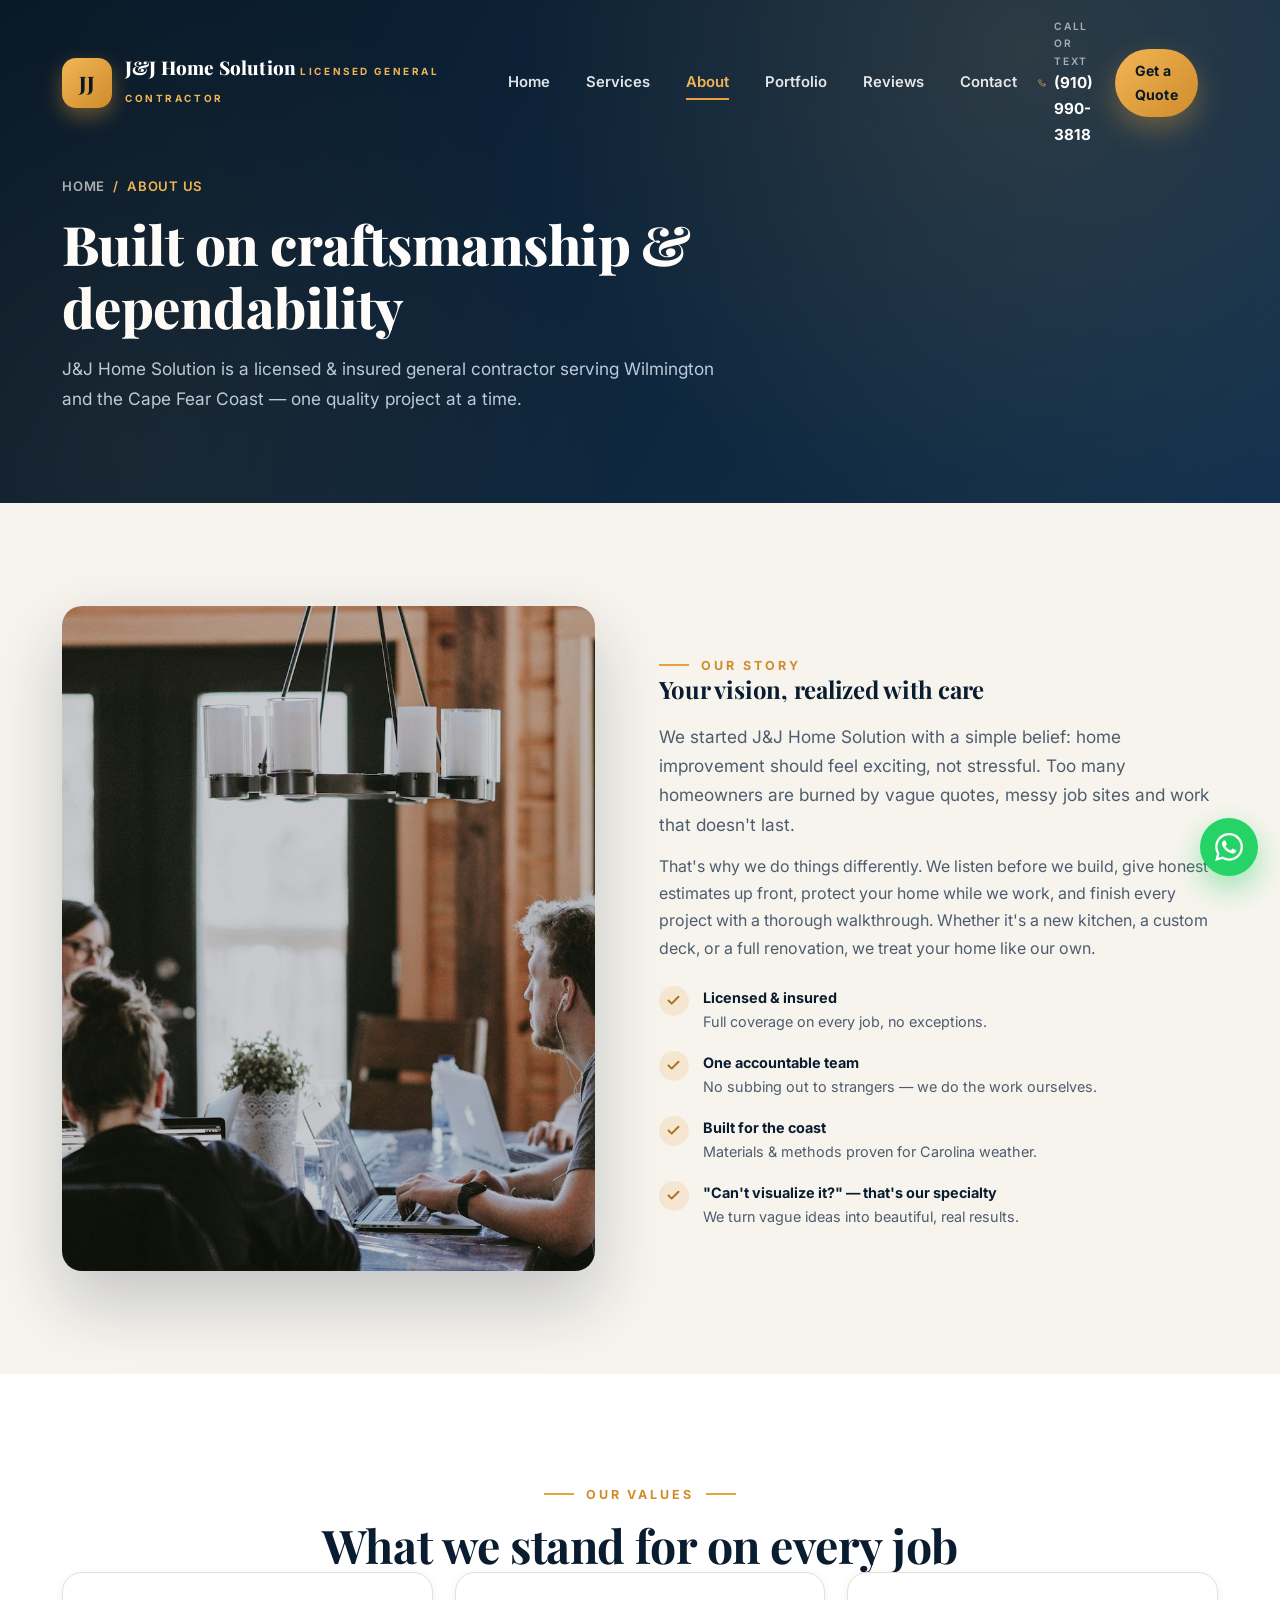
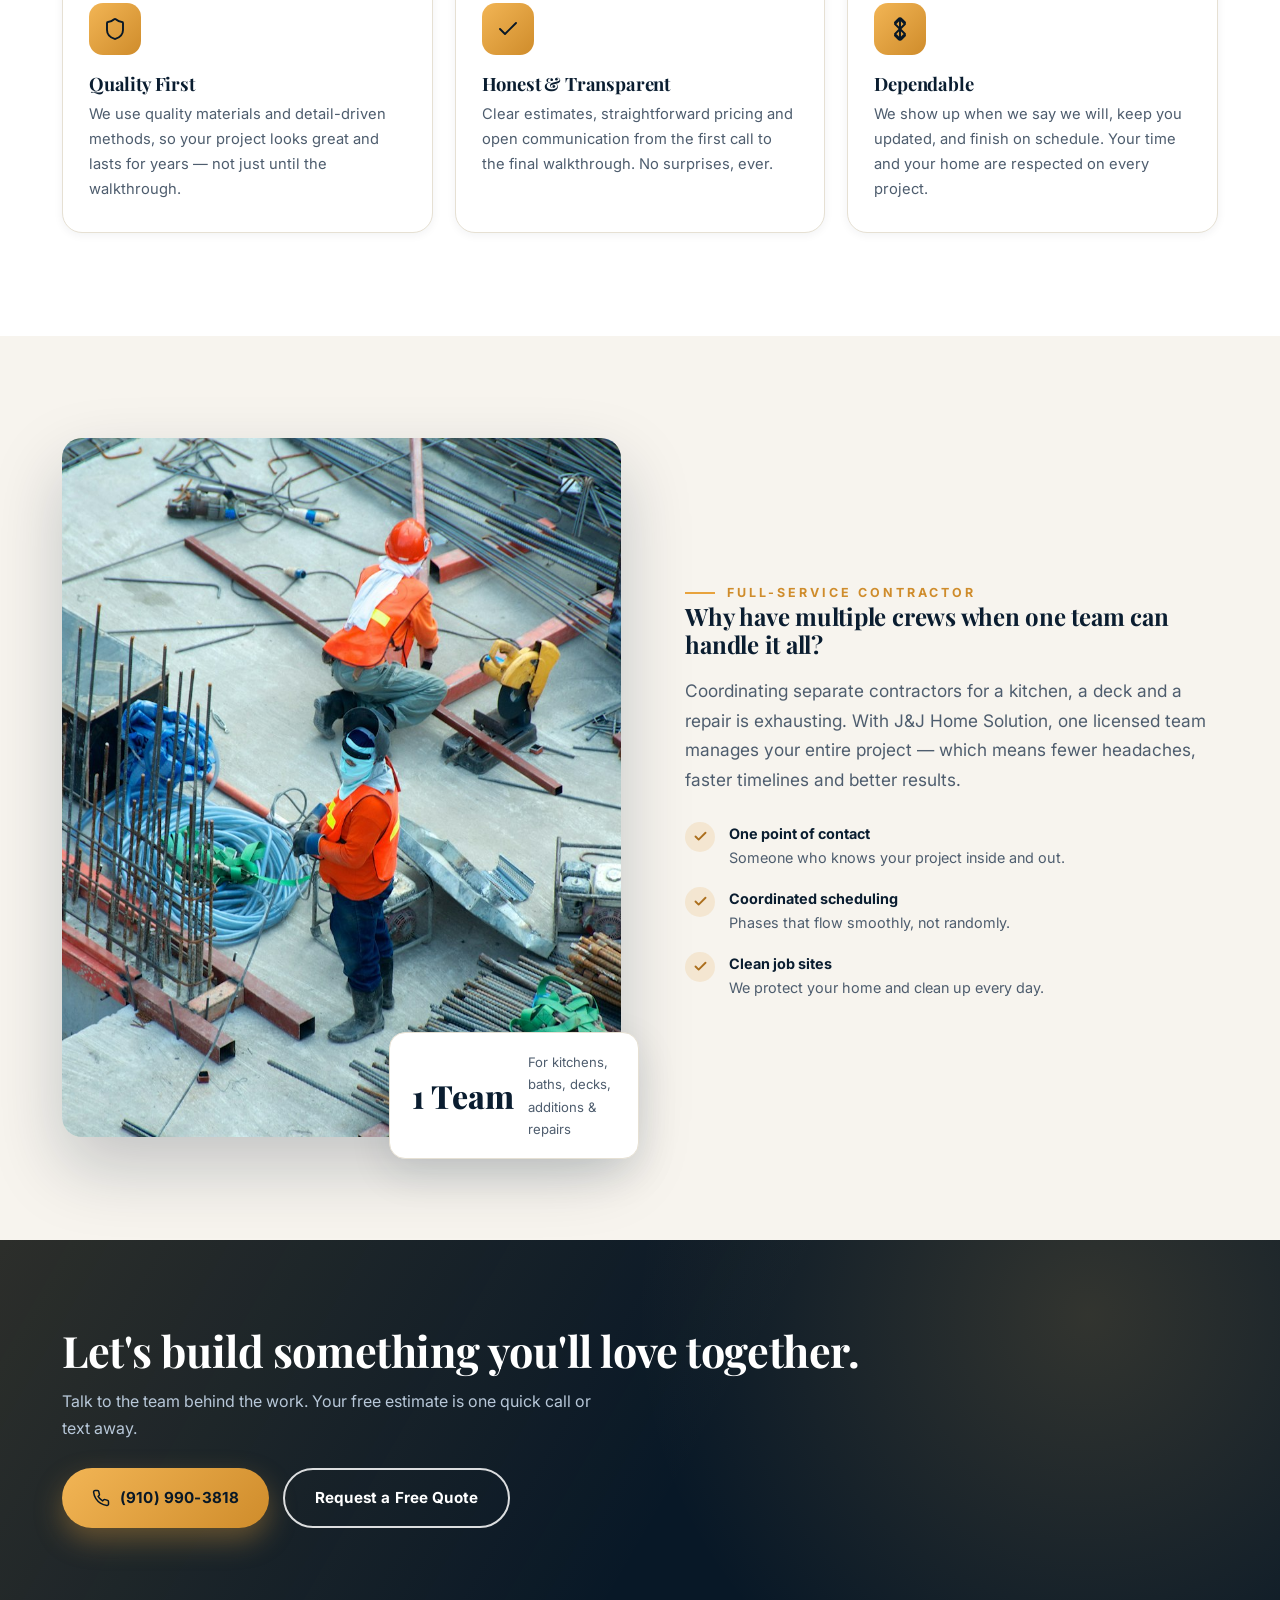
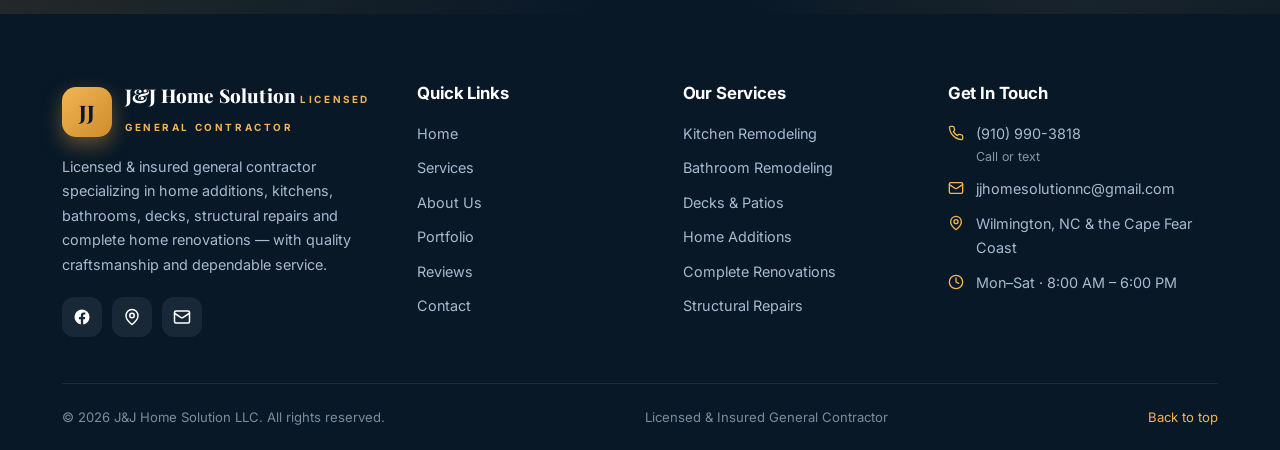
<file: about.html>
<!DOCTYPE html>
<html lang="en">
<head>
<meta charset="UTF-8">
<meta name="viewport" content="width=device-width, initial-scale=1.0">
<title>About Us | Licensed Wilmington NC Contractor — J&J Home Solution LLC</title>
<meta name="description" content="Meet J&J Home Solution LLC of Wilmington, NC — a licensed &amp; insured general contractor built on quality craftsmanship, honest pricing and dependable service.">
<link rel="icon" href="data:image/svg+xml;utf8,<svg xmlns='http://www.w3.org/2000/svg' viewBox='0 0 64 64'><rect width='64' height='64' rx='14' fill='%23E8A33D'/><text x='32' y='43' font-family='Georgia,serif' font-size='28' font-weight='bold' text-anchor='middle' fill='%230A1D30'>JJ</text></svg>">
<link rel="preconnect" href="https://fonts.googleapis.com">
<link rel="preconnect" href="https://fonts.gstatic.com" crossorigin>
<link href="https://fonts.googleapis.com/css2?family=Playfair+Display:ital,wght@0,500;0,600;0,700;0,800;1,600&family=Inter:wght@400;500;600;700;800&display=swap" rel="stylesheet">
<link rel="stylesheet" href="css/style.css">
</head>
<body>

<header class="site-header">
  <div class="container header-inner">
    <a class="brand" href="index.html" aria-label="J&J Home Solution LLC — Home">
      <span class="brand-mark">JJ</span>
      <span>
        <span class="brand-name">J&amp;J Home Solution</span>
        <span class="brand-sub">Licensed General Contractor</span>
      </span>
    </a>
    <nav class="nav" aria-label="Primary navigation">
      <a class="nav-link" href="index.html">Home</a>
      <a class="nav-link" href="services.html">Services</a>
      <a class="nav-link active" href="about.html">About</a>
      <a class="nav-link" href="index.html#gallery">Portfolio</a>
      <a class="nav-link" href="index.html#reviews">Reviews</a>
      <a class="nav-link" href="contact.html">Contact</a>
      <div class="header-cta">
        <a class="header-phone" href="tel:+19109903818">
          <svg width="18" height="18" viewBox="0 0 24 24" fill="none" stroke="currentColor" stroke-width="2" stroke-linecap="round" stroke-linejoin="round" aria-hidden="true"><path d="M22 16.92v3a2 2 0 0 1-2.18 2 19.79 19.79 0 0 1-8.63-3.07 19.5 19.5 0 0 1-6-6 19.79 19.79 0 0 1-3.07-8.67A2 2 0 0 1 4.11 2h3a2 2 0 0 1 2 1.72 12.84 12.84 0 0 0 .7 2.81 2 2 0 0 1-.45 2.11L8.09 9.91a16 16 0 0 0 6 6l1.27-1.27a2 2 0 0 1 2.11-.45 12.84 12.84 0 0 0 2.81.7A2 2 0 0 1 22 16.92z"/></svg>
          <span><span class="label">Call or Text</span>(910) 990-3818</span>
        </a>
        <a class="btn btn-amber btn-sm" href="contact.html">Get a Quote</a>
      </div>
    </nav>
    <button class="nav-toggle" aria-label="Toggle menu" aria-expanded="false"><span></span></button>
    <div class="nav-scrim"></div>
  </div>
</header>

<main>
  <section class="page-hero">
    <div class="container">
      <nav class="crumbs" aria-label="Breadcrumb">
        <a href="index.html">Home</a>
        <span aria-hidden="true">/</span>
        <span>About Us</span>
      </nav>
      <h1>Built on craftsmanship &amp; dependability</h1>
      <p class="lead" style="color:#BDCBDA;margin-top:16px;max-width:680px;">J&amp;J Home Solution is a licensed &amp; insured general contractor serving Wilmington and the Cape Fear Coast — one quality project at a time.</p>
    </div>
  </section>

  <section class="section section--cream">
    <div class="container">
      <div class="about-grid">
        <div class="about-photo reveal">
          <img src="assets/images/team-1.jpg" alt="J&J Home Solution crew on the job in North Carolina" loading="lazy">
        </div>
        <div class="reveal" data-delay="1">
          <span class="eyebrow">Our Story</span>
          <h2>Your vision, realized with care</h2>
          <p class="lead" style="margin-top:18px;">We started J&amp;J Home Solution with a simple belief: home improvement should feel exciting, not stressful. Too many homeowners are burned by vague quotes, messy job sites and work that doesn't last.</p>
          <p style="color:var(--slate);margin-top:14px;">That's why we do things differently. We listen before we build, give honest estimates up front, protect your home while we work, and finish every project with a thorough walkthrough. Whether it's a new kitchen, a custom deck, or a full renovation, we treat your home like our own.</p>
          <ul class="split-list" style="margin-top:24px;">
            <li>
              <span class="check">
                <svg width="15" height="15" viewBox="0 0 24 24" fill="none" stroke="currentColor" stroke-width="3" stroke-linecap="round" stroke-linejoin="round" aria-hidden="true"><path d="M20 6 9 17l-5-5"/></svg>
              </span>
              <span><strong>Licensed &amp; insured</strong><span>Full coverage on every job, no exceptions.</span></span>
            </li>
            <li>
              <span class="check">
                <svg width="15" height="15" viewBox="0 0 24 24" fill="none" stroke="currentColor" stroke-width="3" stroke-linecap="round" stroke-linejoin="round" aria-hidden="true"><path d="M20 6 9 17l-5-5"/></svg>
              </span>
              <span><strong>One accountable team</strong><span>No subbing out to strangers — we do the work ourselves.</span></span>
            </li>
            <li>
              <span class="check">
                <svg width="15" height="15" viewBox="0 0 24 24" fill="none" stroke="currentColor" stroke-width="3" stroke-linecap="round" stroke-linejoin="round" aria-hidden="true"><path d="M20 6 9 17l-5-5"/></svg>
              </span>
              <span><strong>Built for the coast</strong><span>Materials &amp; methods proven for Carolina weather.</span></span>
            </li>
            <li>
              <span class="check">
                <svg width="15" height="15" viewBox="0 0 24 24" fill="none" stroke="currentColor" stroke-width="3" stroke-linecap="round" stroke-linejoin="round" aria-hidden="true"><path d="M20 6 9 17l-5-5"/></svg>
              </span>
              <span><strong>"Can't visualize it?" — that's our specialty</strong><span>We turn vague ideas into beautiful, real results.</span></span>
            </li>
          </ul>
        </div>
      </div>
    </div>
  </section>

  <section class="section section--white">
    <div class="container">
      <div class="section-head center reveal">
        <span class="eyebrow">Our Values</span>
        <h2>What we stand for on every job</h2>
      </div>
      <div class="values-grid">
        <div class="value-card reveal">
          <span class="icon">
            <svg width="24" height="24" viewBox="0 0 24 24" fill="none" stroke="currentColor" stroke-width="1.9" stroke-linecap="round" stroke-linejoin="round" aria-hidden="true"><path d="M20 13c0 5-3.5 7.5-7.66 8.95a1 1 0 0 1-.67-.01C7.5 20.5 4 18 4 13V6a1 1 0 0 1 1-1c2 0 4.5-1.2 6.24-2.72a1.17 1.17 0 0 1 1.52 0C14.51 3.81 17 5 19 5a1 1 0 0 1 1 1Z"/></svg>
          </span>
          <h3>Quality First</h3>
          <p>We use quality materials and detail-driven methods, so your project looks great and lasts for years — not just until the walkthrough.</p>
        </div>
        <div class="value-card reveal" data-delay="1">
          <span class="icon">
            <svg width="24" height="24" viewBox="0 0 24 24" fill="none" stroke="currentColor" stroke-width="1.9" stroke-linecap="round" stroke-linejoin="round" aria-hidden="true"><path d="M20 6 9 17l-5-5"/></svg>
          </span>
          <h3>Honest &amp; Transparent</h3>
          <p>Clear estimates, straightforward pricing and open communication from the first call to the final walkthrough. No surprises, ever.</p>
        </div>
        <div class="value-card reveal" data-delay="2">
          <span class="icon">
            <svg width="24" height="24" viewBox="0 0 24 24" fill="none" stroke="currentColor" stroke-width="1.9" stroke-linecap="round" stroke-linejoin="round" aria-hidden="true"><path d="M12 2v20"/><path d="m17 5.5-3.5-3.5a2 2 0 0 0-3 0L7 5.5"/><path d="M7 18.5 10.5 22a2 2 0 0 0 3 0L17 18.5"/><path d="m12 2 5 5-5 5-5-5z"/><path d="m12 12 5 5-5 5-5-5z"/></svg>
          </span>
          <h3>Dependable</h3>
          <p>We show up when we say we will, keep you updated, and finish on schedule. Your time and your home are respected on every project.</p>
        </div>
      </div>
    </div>
  </section>

  <section class="section section--cream">
    <div class="container">
      <div class="split">
        <div class="split-media reveal">
          <img class="main-img" src="assets/images/const-1.jpg" alt="Construction crew building a deck and patio structure" loading="lazy">
          <div class="float-card">
            <span class="big">1&nbsp;Team</span>
            <span>For kitchens, baths, decks, additions &amp; repairs</span>
          </div>
        </div>
        <div class="reveal" data-delay="1">
          <span class="eyebrow">Full-Service Contractor</span>
          <h2>Why have multiple crews when one team can handle it all?</h2>
          <p class="lead" style="margin-top:18px;">Coordinating separate contractors for a kitchen, a deck and a repair is exhausting. With J&amp;J Home Solution, one licensed team manages your entire project — which means fewer headaches, faster timelines and better results.</p>
          <ul class="split-list">
            <li>
              <span class="check">
                <svg width="15" height="15" viewBox="0 0 24 24" fill="none" stroke="currentColor" stroke-width="3" stroke-linecap="round" stroke-linejoin="round" aria-hidden="true"><path d="M20 6 9 17l-5-5"/></svg>
              </span>
              <span><strong>One point of contact</strong><span>Someone who knows your project inside and out.</span></span>
            </li>
            <li>
              <span class="check">
                <svg width="15" height="15" viewBox="0 0 24 24" fill="none" stroke="currentColor" stroke-width="3" stroke-linecap="round" stroke-linejoin="round" aria-hidden="true"><path d="M20 6 9 17l-5-5"/></svg>
              </span>
              <span><strong>Coordinated scheduling</strong><span>Phases that flow smoothly, not randomly.</span></span>
            </li>
            <li>
              <span class="check">
                <svg width="15" height="15" viewBox="0 0 24 24" fill="none" stroke="currentColor" stroke-width="3" stroke-linecap="round" stroke-linejoin="round" aria-hidden="true"><path d="M20 6 9 17l-5-5"/></svg>
              </span>
              <span><strong>Clean job sites</strong><span>We protect your home and clean up every day.</span></span>
            </li>
          </ul>
        </div>
      </div>
    </div>
  </section>

  <section class="cta-band">
    <div class="container">
      <div class="reveal">
        <h2>Let's build something you'll love together.</h2>
        <p>Talk to the team behind the work. Your free estimate is one quick call or text away.</p>
      </div>
      <div class="actions reveal" data-delay="1">
        <a class="btn btn-amber" href="tel:+19109903818">
          <svg width="18" height="18" viewBox="0 0 24 24" fill="none" stroke="currentColor" stroke-width="2" stroke-linecap="round" stroke-linejoin="round" aria-hidden="true"><path d="M22 16.92v3a2 2 0 0 1-2.18 2 19.79 19.79 0 0 1-8.63-3.07 19.5 19.5 0 0 1-6-6 19.79 19.79 0 0 1-3.07-8.67A2 2 0 0 1 4.11 2h3a2 2 0 0 1 2 1.72 12.84 12.84 0 0 0 .7 2.81 2 2 0 0 1-.45 2.11L8.09 9.91a16 16 0 0 0 6 6l1.27-1.27a2 2 0 0 1 2.11-.45 12.84 12.84 0 0 0 2.81.7A2 2 0 0 1 22 16.92z"/></svg>
          (910) 990-3818
        </a>
        <a class="btn btn-outline" href="contact.html">Request a Free Quote</a>
      </div>
    </div>
  </section>
</main>

<footer class="footer">
  <div class="container">
    <div class="footer-grid">
      <div>
        <a class="brand" href="index.html" aria-label="J&J Home Solution LLC">
          <span class="brand-mark">JJ</span>
          <span>
            <span class="brand-name">J&amp;J Home Solution</span>
            <span class="brand-sub">Licensed General Contractor</span>
          </span>
        </a>
        <p class="f-about">Licensed &amp; insured general contractor specializing in home additions, kitchens, bathrooms, decks, structural repairs and complete home renovations — with quality craftsmanship and dependable service.</p>
        <div class="socials">
          <a href="https://www.facebook.com/profile.php?id=61591548710017" target="_blank" rel="noopener" aria-label="Visit our Facebook page">
            <svg width="18" height="18" viewBox="0 0 24 24" fill="currentColor" aria-hidden="true"><path d="M22 12a10 10 0 1 0-11.56 9.88v-6.99H7.9V12h2.54V9.8c0-2.5 1.49-3.89 3.77-3.89 1.09 0 2.23.2 2.23.2v2.46h-1.26c-1.24 0-1.63.77-1.63 1.56V12h2.78l-.44 2.89h-2.34v6.99A10 10 0 0 0 22 12z"/></svg>
          </a>
          <a href="https://www.google.com/maps?cid=13422525650958306769" target="_blank" rel="noopener" aria-label="Find us on Google Maps">
            <svg width="18" height="18" viewBox="0 0 24 24" fill="none" stroke="currentColor" stroke-width="2" stroke-linecap="round" stroke-linejoin="round" aria-hidden="true"><path d="M20 10c0 6-8 12-8 12s-8-6-8-12a8 8 0 0 1 16 0Z"/><circle cx="12" cy="10" r="3"/></svg>
          </a>
          <a href="mailto:jjhomesolutionnc@gmail.com" aria-label="Email J&J Home Solution">
            <svg width="18" height="18" viewBox="0 0 24 24" fill="none" stroke="currentColor" stroke-width="2" stroke-linecap="round" stroke-linejoin="round" aria-hidden="true"><rect width="20" height="16" x="2" y="4" rx="2"/><path d="m22 7-8.97 5.7a1.94 1.94 0 0 1-2.06 0L2 7"/></svg>
          </a>
        </div>
      </div>
      <div>
        <h4>Quick Links</h4>
        <ul>
          <li><a href="index.html">Home</a></li>
          <li><a href="services.html">Services</a></li>
          <li><a href="about.html">About Us</a></li>
          <li><a href="index.html#gallery">Portfolio</a></li>
          <li><a href="index.html#reviews">Reviews</a></li>
          <li><a href="contact.html">Contact</a></li>
        </ul>
      </div>
      <div>
        <h4>Our Services</h4>
        <ul>
          <li><a href="services.html#kitchens">Kitchen Remodeling</a></li>
          <li><a href="services.html#bathrooms">Bathroom Remodeling</a></li>
          <li><a href="services.html#decks">Decks &amp; Patios</a></li>
          <li><a href="services.html#additions">Home Additions</a></li>
          <li><a href="services.html#renovations">Complete Renovations</a></li>
          <li><a href="services.html#structural">Structural Repairs</a></li>
        </ul>
      </div>
      <div>
        <h4>Get In Touch</h4>
        <ul class="f-contact">
          <li>
            <svg width="16" height="16" viewBox="0 0 24 24" fill="none" stroke="currentColor" stroke-width="2" stroke-linecap="round" stroke-linejoin="round" aria-hidden="true"><path d="M22 16.92v3a2 2 0 0 1-2.18 2 19.79 19.79 0 0 1-8.63-3.07 19.5 19.5 0 0 1-6-6 19.79 19.79 0 0 1-3.07-8.67A2 2 0 0 1 4.11 2h3a2 2 0 0 1 2 1.72 12.84 12.84 0 0 0 .7 2.81 2 2 0 0 1-.45 2.11L8.09 9.91a16 16 0 0 0 6 6l1.27-1.27a2 2 0 0 1 2.11-.45 12.84 12.84 0 0 0 2.81.7A2 2 0 0 1 22 16.92z"/></svg>
            <span><a href="tel:+19109903818">(910) 990-3818</a><span class="sub" style="display:block;font-size:.78rem;color:var(--muted);">Call or text</span></span>
          </li>
          <li>
            <svg width="16" height="16" viewBox="0 0 24 24" fill="none" stroke="currentColor" stroke-width="2" stroke-linecap="round" stroke-linejoin="round" aria-hidden="true"><rect width="20" height="16" x="2" y="4" rx="2"/><path d="m22 7-8.97 5.7a1.94 1.94 0 0 1-2.06 0L2 7"/></svg>
            <a href="mailto:jjhomesolutionnc@gmail.com">jjhomesolutionnc@gmail.com</a>
          </li>
          <li>
            <svg width="16" height="16" viewBox="0 0 24 24" fill="none" stroke="currentColor" stroke-width="2" stroke-linecap="round" stroke-linejoin="round" aria-hidden="true"><path d="M20 10c0 6-8 12-8 12s-8-6-8-12a8 8 0 0 1 16 0Z"/><circle cx="12" cy="10" r="3"/></svg>
            Wilmington, NC &amp; the Cape Fear Coast
          </li>
          <li>
            <svg width="16" height="16" viewBox="0 0 24 24" fill="none" stroke="currentColor" stroke-width="2" stroke-linecap="round" stroke-linejoin="round" aria-hidden="true"><circle cx="12" cy="12" r="10"/><polyline points="12 6 12 12 16 14"/></svg>
            Mon–Sat · 8:00 AM – 6:00 PM
          </li>
        </ul>
      </div>
    </div>
    <div class="footer-bottom">
      <span>&copy; <span data-year>2026</span> J&amp;J Home Solution LLC. All rights reserved.</span>
      <span>Licensed &amp; Insured General Contractor</span>
      <a href="#">Back to top</a>
    </div>
  </div>
</footer>

<a class="fab-wa" href="https://wa.me/19109903818" target="_blank" rel="noopener" aria-label="Chat with J&J Home Solution on WhatsApp">
  <svg width="28" height="28" viewBox="0 0 24 24" fill="currentColor" aria-hidden="true"><path d="M17.472 14.382c-.297-.149-1.758-.867-2.03-.967-.273-.099-.471-.148-.67.15-.197.297-.767.966-.94 1.164-.173.199-.347.223-.644.075-.297-.15-1.255-.463-2.39-1.475-.883-.788-1.48-1.761-1.653-2.059-.173-.297-.018-.458.13-.606.134-.133.298-.347.446-.52.149-.174.198-.298.298-.497.099-.198.05-.371-.025-.52-.075-.149-.669-1.612-.916-2.207-.242-.579-.487-.5-.669-.51-.173-.008-.371-.01-.57-.01-.198 0-.52.074-.792.372-.272.297-1.04 1.016-1.04 2.479 0 1.462 1.065 2.875 1.213 3.074.149.198 2.096 3.2 5.077 4.487.709.306 1.262.489 1.694.625.712.227 1.36.195 1.871.118.571-.085 1.758-.719 2.006-1.413.248-.694.248-1.289.173-1.413-.074-.124-.272-.198-.57-.347m-5.421 7.403h-.004a9.87 9.87 0 0 1-5.031-1.378l-.361-.214-3.741.982.998-3.648-.235-.374a9.86 9.86 0 0 1-1.51-5.26c.001-5.45 4.436-9.884 9.888-9.884 2.64 0 5.122 1.03 6.988 2.898a9.825 9.825 0 0 1 2.893 6.994c-.003 5.45-4.437 9.884-9.885 9.884m8.413-18.297A11.815 11.815 0 0 0 12.05 0C5.495 0 .16 5.335.157 11.892c0 2.096.547 4.142 1.588 5.945L.057 24l6.305-1.654a11.882 11.882 0 0 0 5.683 1.448h.005c6.554 0 11.89-5.335 11.893-11.893a11.821 11.821 0 0 0-3.48-8.413z"/></svg>
</a>
<button class="back-top" aria-label="Back to top">
  <svg width="18" height="18" viewBox="0 0 24 24" fill="none" stroke="currentColor" stroke-width="2.6" stroke-linecap="round" stroke-linejoin="round"><path d="m18 15-6-6-6 6"/></svg>
</button>

<div class="mobile-cta">
  <a class="btn btn-amber" href="tel:+19109903818">Call Now</a>
  <a class="btn btn-outline" href="contact.html">Free Estimate</a>
</div>

<script src="js/main.js"></script>
</body>
</html>
</file>
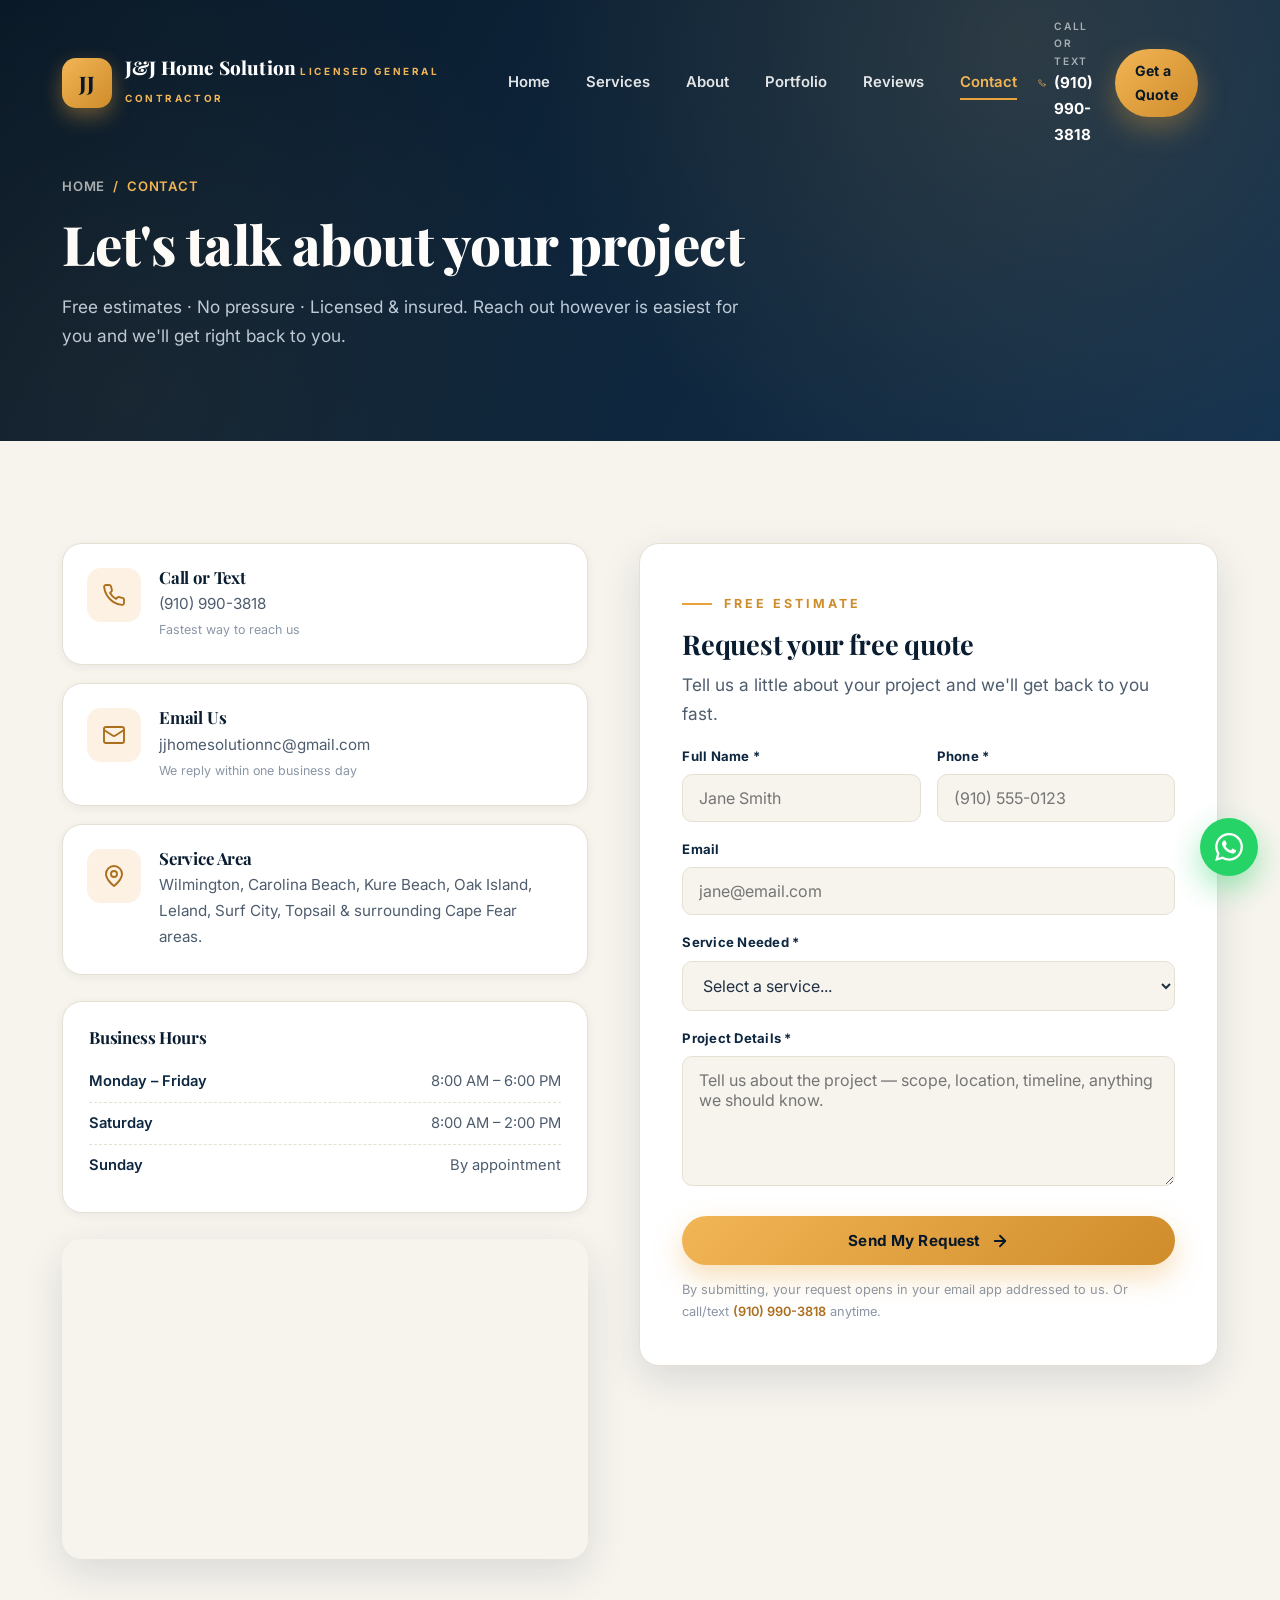
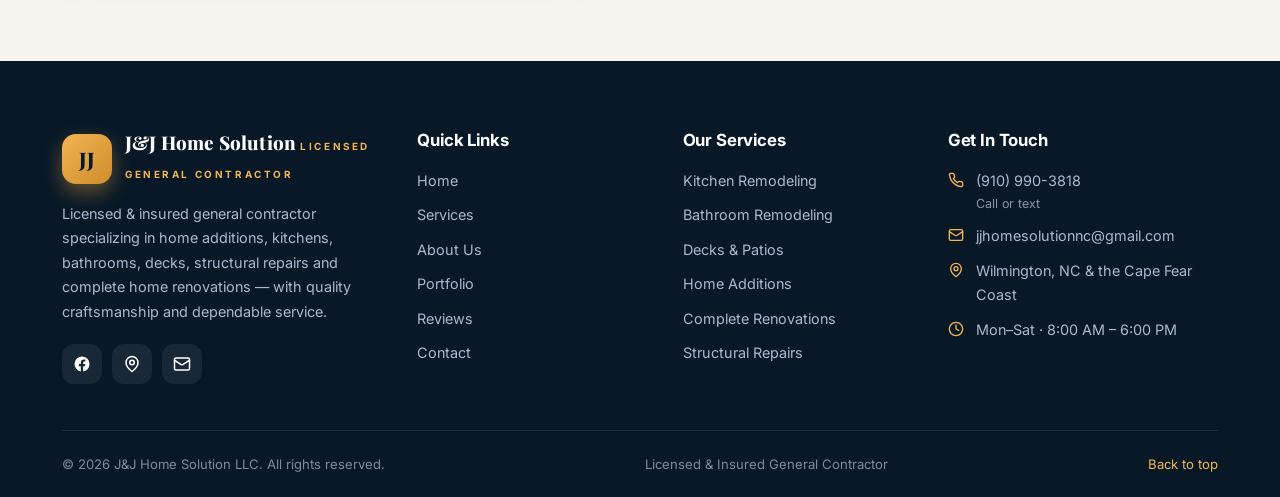
<file: contact.html>
<!DOCTYPE html>
<html lang="en">
<head>
<meta charset="UTF-8">
<meta name="viewport" content="width=device-width, initial-scale=1.0">
<title>Contact Us | Free Estimate — J&J Home Solution LLC</title>
<meta name="description" content="Get your free estimate from J&J Home Solution LLC. Call or text (910) 990-3818 or send a message for kitchen, bath, deck &amp; patio and renovation projects in Wilmington NC.">
<link rel="icon" href="data:image/svg+xml;utf8,<svg xmlns='http://www.w3.org/2000/svg' viewBox='0 0 64 64'><rect width='64' height='64' rx='14' fill='%23E8A33D'/><text x='32' y='43' font-family='Georgia,serif' font-size='28' font-weight='bold' text-anchor='middle' fill='%230A1D30'>JJ</text></svg>">
<link rel="preconnect" href="https://fonts.googleapis.com">
<link rel="preconnect" href="https://fonts.gstatic.com" crossorigin>
<link href="https://fonts.googleapis.com/css2?family=Playfair+Display:ital,wght@0,500;0,600;0,700;0,800;1,600&family=Inter:wght@400;500;600;700;800&display=swap" rel="stylesheet">
<link rel="stylesheet" href="css/style.css">
</head>
<body>

<header class="site-header">
  <div class="container header-inner">
    <a class="brand" href="index.html" aria-label="J&J Home Solution LLC — Home">
      <span class="brand-mark">JJ</span>
      <span>
        <span class="brand-name">J&amp;J Home Solution</span>
        <span class="brand-sub">Licensed General Contractor</span>
      </span>
    </a>
    <nav class="nav" aria-label="Primary navigation">
      <a class="nav-link" href="index.html">Home</a>
      <a class="nav-link" href="services.html">Services</a>
      <a class="nav-link" href="about.html">About</a>
      <a class="nav-link" href="index.html#gallery">Portfolio</a>
      <a class="nav-link" href="index.html#reviews">Reviews</a>
      <a class="nav-link active" href="contact.html">Contact</a>
      <div class="header-cta">
        <a class="header-phone" href="tel:+19109903818">
          <svg width="18" height="18" viewBox="0 0 24 24" fill="none" stroke="currentColor" stroke-width="2" stroke-linecap="round" stroke-linejoin="round" aria-hidden="true"><path d="M22 16.92v3a2 2 0 0 1-2.18 2 19.79 19.79 0 0 1-8.63-3.07 19.5 19.5 0 0 1-6-6 19.79 19.79 0 0 1-3.07-8.67A2 2 0 0 1 4.11 2h3a2 2 0 0 1 2 1.72 12.84 12.84 0 0 0 .7 2.81 2 2 0 0 1-.45 2.11L8.09 9.91a16 16 0 0 0 6 6l1.27-1.27a2 2 0 0 1 2.11-.45 12.84 12.84 0 0 0 2.81.7A2 2 0 0 1 22 16.92z"/></svg>
          <span><span class="label">Call or Text</span>(910) 990-3818</span>
        </a>
        <a class="btn btn-amber btn-sm" href="contact.html">Get a Quote</a>
      </div>
    </nav>
    <button class="nav-toggle" aria-label="Toggle menu" aria-expanded="false"><span></span></button>
    <div class="nav-scrim"></div>
  </div>
</header>

<main>
  <section class="page-hero">
    <div class="container">
      <nav class="crumbs" aria-label="Breadcrumb">
        <a href="index.html">Home</a>
        <span aria-hidden="true">/</span>
        <span>Contact</span>
      </nav>
      <h1>Let's talk about your project</h1>
      <p class="lead" style="color:#BDCBDA;margin-top:16px;max-width:680px;">Free estimates · No pressure · Licensed &amp; insured. Reach out however is easiest for you and we'll get right back to you.</p>
    </div>
  </section>

  <section class="section section--cream" id="contact">
    <div class="container">
      <div class="contact-grid">
        <div>
          <div class="info-card reveal">
            <span class="ic">
              <svg width="24" height="24" viewBox="0 0 24 24" fill="none" stroke="currentColor" stroke-width="1.9" stroke-linecap="round" stroke-linejoin="round" aria-hidden="true"><path d="M22 16.92v3a2 2 0 0 1-2.18 2 19.79 19.79 0 0 1-8.63-3.07 19.5 19.5 0 0 1-6-6 19.79 19.79 0 0 1-3.07-8.67A2 2 0 0 1 4.11 2h3a2 2 0 0 1 2 1.72 12.84 12.84 0 0 0 .7 2.81 2 2 0 0 1-.45 2.11L8.09 9.91a16 16 0 0 0 6 6l1.27-1.27a2 2 0 0 1 2.11-.45 12.84 12.84 0 0 0 2.81.7A2 2 0 0 1 22 16.92z"/></svg>
            </span>
            <div>
              <h3>Call or Text</h3>
              <p style="margin-top:4px;"><a href="tel:+19109903818">(910) 990-3818</a></p>
              <span class="sub">Fastest way to reach us</span>
            </div>
          </div>
          <div class="info-card reveal" data-delay="1">
            <span class="ic">
              <svg width="24" height="24" viewBox="0 0 24 24" fill="none" stroke="currentColor" stroke-width="1.9" stroke-linecap="round" stroke-linejoin="round" aria-hidden="true"><rect width="20" height="16" x="2" y="4" rx="2"/><path d="m22 7-8.97 5.7a1.94 1.94 0 0 1-2.06 0L2 7"/></svg>
            </span>
            <div>
              <h3>Email Us</h3>
              <p style="margin-top:4px;"><a href="mailto:jjhomesolutionnc@gmail.com">jjhomesolutionnc@gmail.com</a></p>
              <span class="sub">We reply within one business day</span>
            </div>
          </div>
          <div class="info-card reveal" data-delay="2">
            <span class="ic">
              <svg width="24" height="24" viewBox="0 0 24 24" fill="none" stroke="currentColor" stroke-width="1.9" stroke-linecap="round" stroke-linejoin="round" aria-hidden="true"><path d="M20 10c0 6-8 12-8 12s-8-6-8-12a8 8 0 0 1 16 0Z"/><circle cx="12" cy="10" r="3"/></svg>
            </span>
            <div>
              <h3>Service Area</h3>
              <p style="margin-top:4px;">Wilmington, Carolina Beach, Kure Beach, Oak Island, Leland, Surf City, Topsail &amp; surrounding Cape Fear areas.</p>
            </div>
          </div>

          <div class="hours-card reveal" data-delay="3">
            <h3>Business Hours</h3>
            <div class="hours-row"><span class="day">Monday – Friday</span><span class="time">8:00 AM – 6:00 PM</span></div>
            <div class="hours-row"><span class="day">Saturday</span><span class="time">8:00 AM – 2:00 PM</span></div>
            <div class="hours-row"><span class="day">Sunday</span><span class="time">By appointment</span></div>
          </div>

          <div class="map-frame reveal" data-delay="3">
            <iframe title="Map of J&J Home Solution service area — Wilmington North Carolina" src="https://www.google.com/maps?q=Wilmington%2C%20NC&z=10&output=embed" loading="lazy" referrerpolicy="no-referrer-when-downgrade"></iframe>
          </div>
        </div>

        <div class="form-card reveal" data-delay="1">
          <span class="eyebrow">Free Estimate</span>
          <h2 style="margin-top:14px;">Request your free quote</h2>
          <p class="lead" style="margin-top:10px;">Tell us a little about your project and we'll get back to you fast.</p>
          <form id="estimate-form" novalidate>
            <div class="form-row">
              <div class="field">
                <label for="f-name">Full Name *</label>
                <input type="text" id="f-name" name="name" placeholder="Jane Smith" required>
              </div>
              <div class="field">
                <label for="f-phone">Phone *</label>
                <input type="tel" id="f-phone" name="phone" placeholder="(910) 555-0123" required>
              </div>
            </div>
            <div class="field">
              <label for="f-email">Email</label>
              <input type="email" id="f-email" name="email" placeholder="jane@email.com">
            </div>
            <div class="field">
              <label for="f-service">Service Needed *</label>
              <select id="f-service" name="service" required>
                <option value="" selected disabled>Select a service...</option>
                <option>Kitchen Remodeling</option>
                <option>Bathroom Remodeling</option>
                <option>Decks &amp; Patios</option>
                <option>Home Additions</option>
                <option>Complete Renovations</option>
                <option>Structural Repairs</option>
                <option>Other / Not sure yet</option>
              </select>
            </div>
            <div class="field">
              <label for="f-msg">Project Details *</label>
              <textarea id="f-msg" name="message" placeholder="Tell us about the project — scope, location, timeline, anything we should know." required></textarea>
            </div>
            <button class="btn btn-amber" type="submit" style="width:100%;margin-top:22px;">
              Send My Request
              <svg width="18" height="18" viewBox="0 0 24 24" fill="none" stroke="currentColor" stroke-width="2.4" stroke-linecap="round" stroke-linejoin="round" aria-hidden="true"><path d="M5 12h14"/><path d="m12 5 7 7-7 7"/></svg>
            </button>
            <p class="form-note">By submitting, your request opens in your email app addressed to us. Or call/text <a href="tel:+19109903818">(910) 990-3818</a> anytime.</p>
            <div class="form-success" role="status"><strong>Thank you!</strong> Your email app should have opened with your request. You can also call or text us at (910) 990-3818.</div>
          </form>
        </div>
      </div>
    </div>
  </section>
</main>

<footer class="footer">
  <div class="container">
    <div class="footer-grid">
      <div>
        <a class="brand" href="index.html" aria-label="J&J Home Solution LLC">
          <span class="brand-mark">JJ</span>
          <span>
            <span class="brand-name">J&amp;J Home Solution</span>
            <span class="brand-sub">Licensed General Contractor</span>
          </span>
        </a>
        <p class="f-about">Licensed &amp; insured general contractor specializing in home additions, kitchens, bathrooms, decks, structural repairs and complete home renovations — with quality craftsmanship and dependable service.</p>
        <div class="socials">
          <a href="https://www.facebook.com/profile.php?id=61591548710017" target="_blank" rel="noopener" aria-label="Visit our Facebook page">
            <svg width="18" height="18" viewBox="0 0 24 24" fill="currentColor" aria-hidden="true"><path d="M22 12a10 10 0 1 0-11.56 9.88v-6.99H7.9V12h2.54V9.8c0-2.5 1.49-3.89 3.77-3.89 1.09 0 2.23.2 2.23.2v2.46h-1.26c-1.24 0-1.63.77-1.63 1.56V12h2.78l-.44 2.89h-2.34v6.99A10 10 0 0 0 22 12z"/></svg>
          </a>
          <a href="https://www.google.com/maps?cid=13422525650958306769" target="_blank" rel="noopener" aria-label="Find us on Google Maps">
            <svg width="18" height="18" viewBox="0 0 24 24" fill="none" stroke="currentColor" stroke-width="2" stroke-linecap="round" stroke-linejoin="round" aria-hidden="true"><path d="M20 10c0 6-8 12-8 12s-8-6-8-12a8 8 0 0 1 16 0Z"/><circle cx="12" cy="10" r="3"/></svg>
          </a>
          <a href="mailto:jjhomesolutionnc@gmail.com" aria-label="Email J&J Home Solution">
            <svg width="18" height="18" viewBox="0 0 24 24" fill="none" stroke="currentColor" stroke-width="2" stroke-linecap="round" stroke-linejoin="round" aria-hidden="true"><rect width="20" height="16" x="2" y="4" rx="2"/><path d="m22 7-8.97 5.7a1.94 1.94 0 0 1-2.06 0L2 7"/></svg>
          </a>
        </div>
      </div>
      <div>
        <h4>Quick Links</h4>
        <ul>
          <li><a href="index.html">Home</a></li>
          <li><a href="services.html">Services</a></li>
          <li><a href="about.html">About Us</a></li>
          <li><a href="index.html#gallery">Portfolio</a></li>
          <li><a href="index.html#reviews">Reviews</a></li>
          <li><a href="contact.html">Contact</a></li>
        </ul>
      </div>
      <div>
        <h4>Our Services</h4>
        <ul>
          <li><a href="services.html#kitchens">Kitchen Remodeling</a></li>
          <li><a href="services.html#bathrooms">Bathroom Remodeling</a></li>
          <li><a href="services.html#decks">Decks &amp; Patios</a></li>
          <li><a href="services.html#additions">Home Additions</a></li>
          <li><a href="services.html#renovations">Complete Renovations</a></li>
          <li><a href="services.html#structural">Structural Repairs</a></li>
        </ul>
      </div>
      <div>
        <h4>Get In Touch</h4>
        <ul class="f-contact">
          <li>
            <svg width="16" height="16" viewBox="0 0 24 24" fill="none" stroke="currentColor" stroke-width="2" stroke-linecap="round" stroke-linejoin="round" aria-hidden="true"><path d="M22 16.92v3a2 2 0 0 1-2.18 2 19.79 19.79 0 0 1-8.63-3.07 19.5 19.5 0 0 1-6-6 19.79 19.79 0 0 1-3.07-8.67A2 2 0 0 1 4.11 2h3a2 2 0 0 1 2 1.72 12.84 12.84 0 0 0 .7 2.81 2 2 0 0 1-.45 2.11L8.09 9.91a16 16 0 0 0 6 6l1.27-1.27a2 2 0 0 1 2.11-.45 12.84 12.84 0 0 0 2.81.7A2 2 0 0 1 22 16.92z"/></svg>
            <span><a href="tel:+19109903818">(910) 990-3818</a><span class="sub" style="display:block;font-size:.78rem;color:var(--muted);">Call or text</span></span>
          </li>
          <li>
            <svg width="16" height="16" viewBox="0 0 24 24" fill="none" stroke="currentColor" stroke-width="2" stroke-linecap="round" stroke-linejoin="round" aria-hidden="true"><rect width="20" height="16" x="2" y="4" rx="2"/><path d="m22 7-8.97 5.7a1.94 1.94 0 0 1-2.06 0L2 7"/></svg>
            <a href="mailto:jjhomesolutionnc@gmail.com">jjhomesolutionnc@gmail.com</a>
          </li>
          <li>
            <svg width="16" height="16" viewBox="0 0 24 24" fill="none" stroke="currentColor" stroke-width="2" stroke-linecap="round" stroke-linejoin="round" aria-hidden="true"><path d="M20 10c0 6-8 12-8 12s-8-6-8-12a8 8 0 0 1 16 0Z"/><circle cx="12" cy="10" r="3"/></svg>
            Wilmington, NC &amp; the Cape Fear Coast
          </li>
          <li>
            <svg width="16" height="16" viewBox="0 0 24 24" fill="none" stroke="currentColor" stroke-width="2" stroke-linecap="round" stroke-linejoin="round" aria-hidden="true"><circle cx="12" cy="12" r="10"/><polyline points="12 6 12 12 16 14"/></svg>
            Mon–Sat · 8:00 AM – 6:00 PM
          </li>
        </ul>
      </div>
    </div>
    <div class="footer-bottom">
      <span>&copy; <span data-year>2026</span> J&amp;J Home Solution LLC. All rights reserved.</span>
      <span>Licensed &amp; Insured General Contractor</span>
      <a href="#contact">Back to top</a>
    </div>
  </div>
</footer>

<a class="fab-wa" href="https://wa.me/19109903818" target="_blank" rel="noopener" aria-label="Chat with J&J Home Solution on WhatsApp">
  <svg width="28" height="28" viewBox="0 0 24 24" fill="currentColor" aria-hidden="true"><path d="M17.472 14.382c-.297-.149-1.758-.867-2.03-.967-.273-.099-.471-.148-.67.15-.197.297-.767.966-.94 1.164-.173.199-.347.223-.644.075-.297-.15-1.255-.463-2.39-1.475-.883-.788-1.48-1.761-1.653-2.059-.173-.297-.018-.458.13-.606.134-.133.298-.347.446-.52.149-.174.198-.298.298-.497.099-.198.05-.371-.025-.52-.075-.149-.669-1.612-.916-2.207-.242-.579-.487-.5-.669-.51-.173-.008-.371-.01-.57-.01-.198 0-.52.074-.792.372-.272.297-1.04 1.016-1.04 2.479 0 1.462 1.065 2.875 1.213 3.074.149.198 2.096 3.2 5.077 4.487.709.306 1.262.489 1.694.625.712.227 1.36.195 1.871.118.571-.085 1.758-.719 2.006-1.413.248-.694.248-1.289.173-1.413-.074-.124-.272-.198-.57-.347m-5.421 7.403h-.004a9.87 9.87 0 0 1-5.031-1.378l-.361-.214-3.741.982.998-3.648-.235-.374a9.86 9.86 0 0 1-1.51-5.26c.001-5.45 4.436-9.884 9.888-9.884 2.64 0 5.122 1.03 6.988 2.898a9.825 9.825 0 0 1 2.893 6.994c-.003 5.45-4.437 9.884-9.885 9.884m8.413-18.297A11.815 11.815 0 0 0 12.05 0C5.495 0 .16 5.335.157 11.892c0 2.096.547 4.142 1.588 5.945L.057 24l6.305-1.654a11.882 11.882 0 0 0 5.683 1.448h.005c6.554 0 11.89-5.335 11.893-11.893a11.821 11.821 0 0 0-3.48-8.413z"/></svg>
</a>
<button class="back-top" aria-label="Back to top">
  <svg width="18" height="18" viewBox="0 0 24 24" fill="none" stroke="currentColor" stroke-width="2.6" stroke-linecap="round" stroke-linejoin="round"><path d="m18 15-6-6-6 6"/></svg>
</button>

<div class="mobile-cta">
  <a class="btn btn-amber" href="tel:+19109903818">Call Now</a>
  <a class="btn btn-outline" href="contact.html">Free Estimate</a>
</div>

<script src="js/main.js"></script>
</body>
</html>
</file>
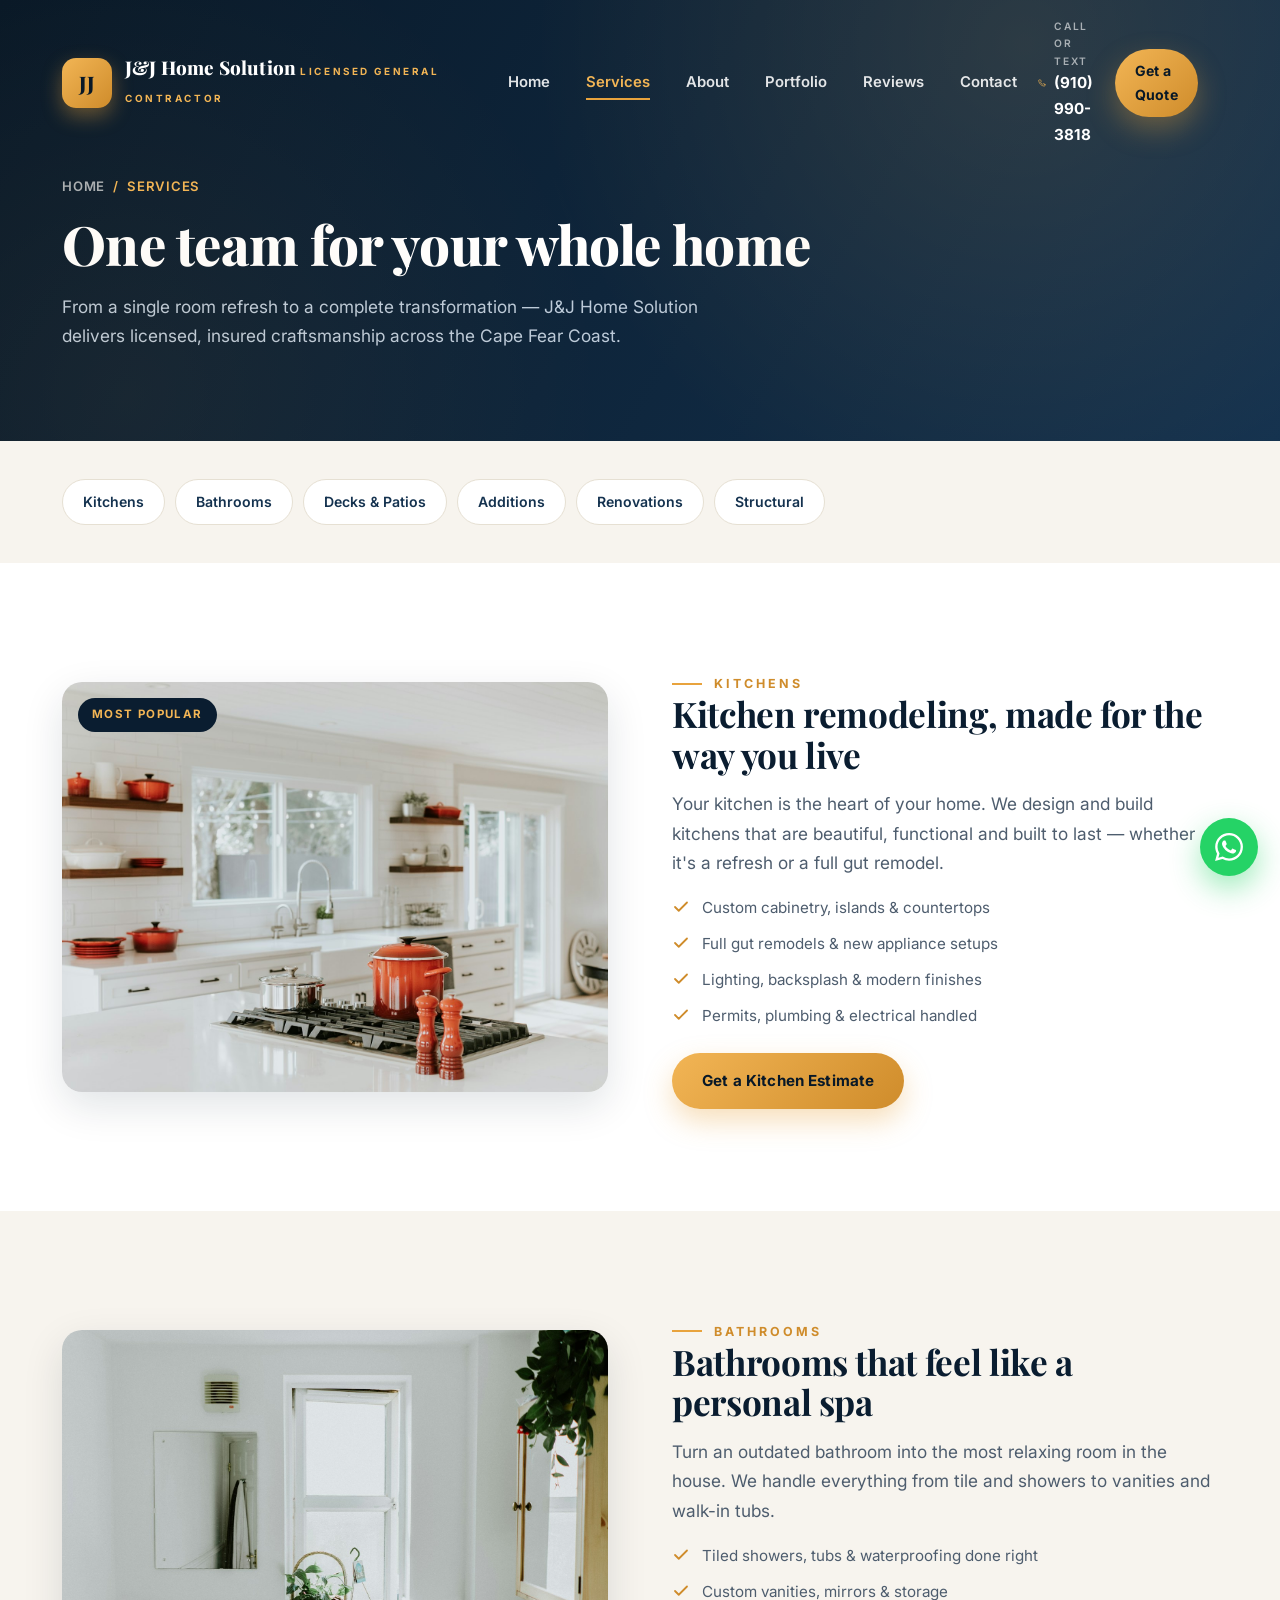
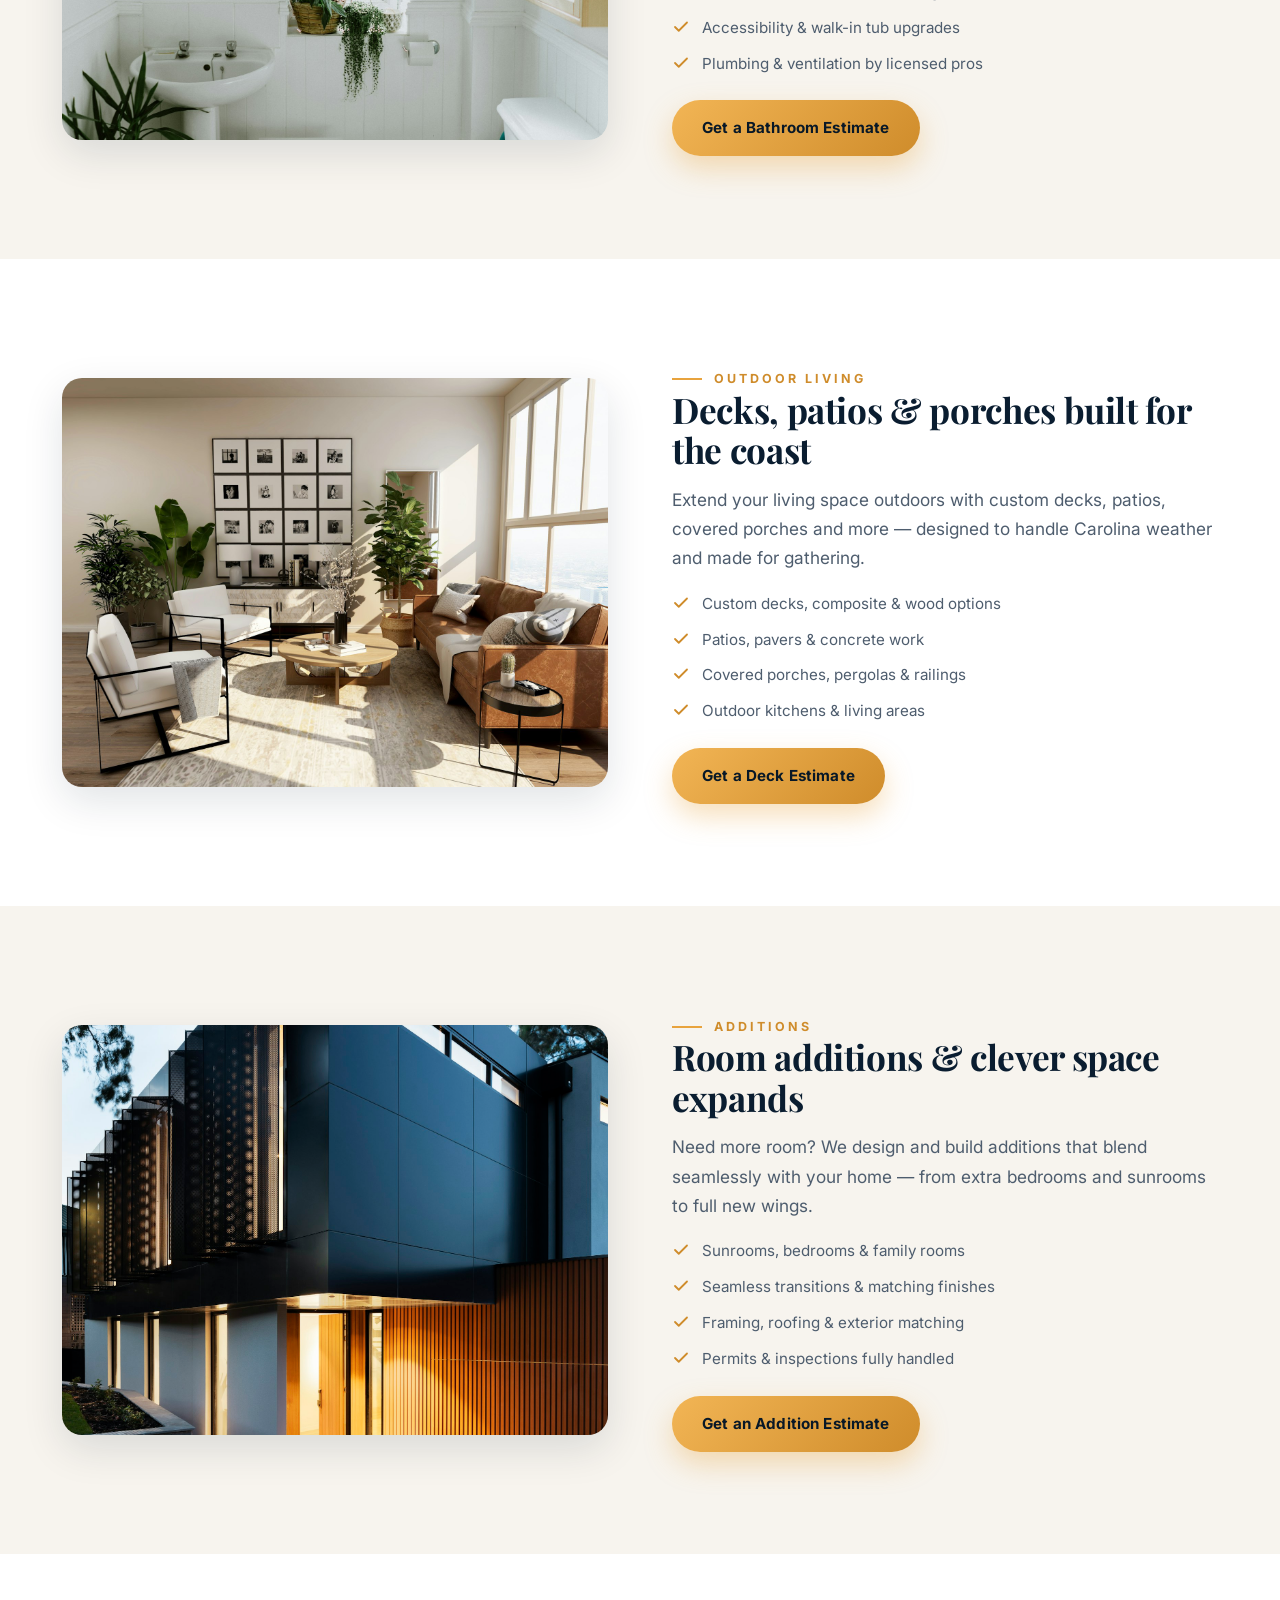
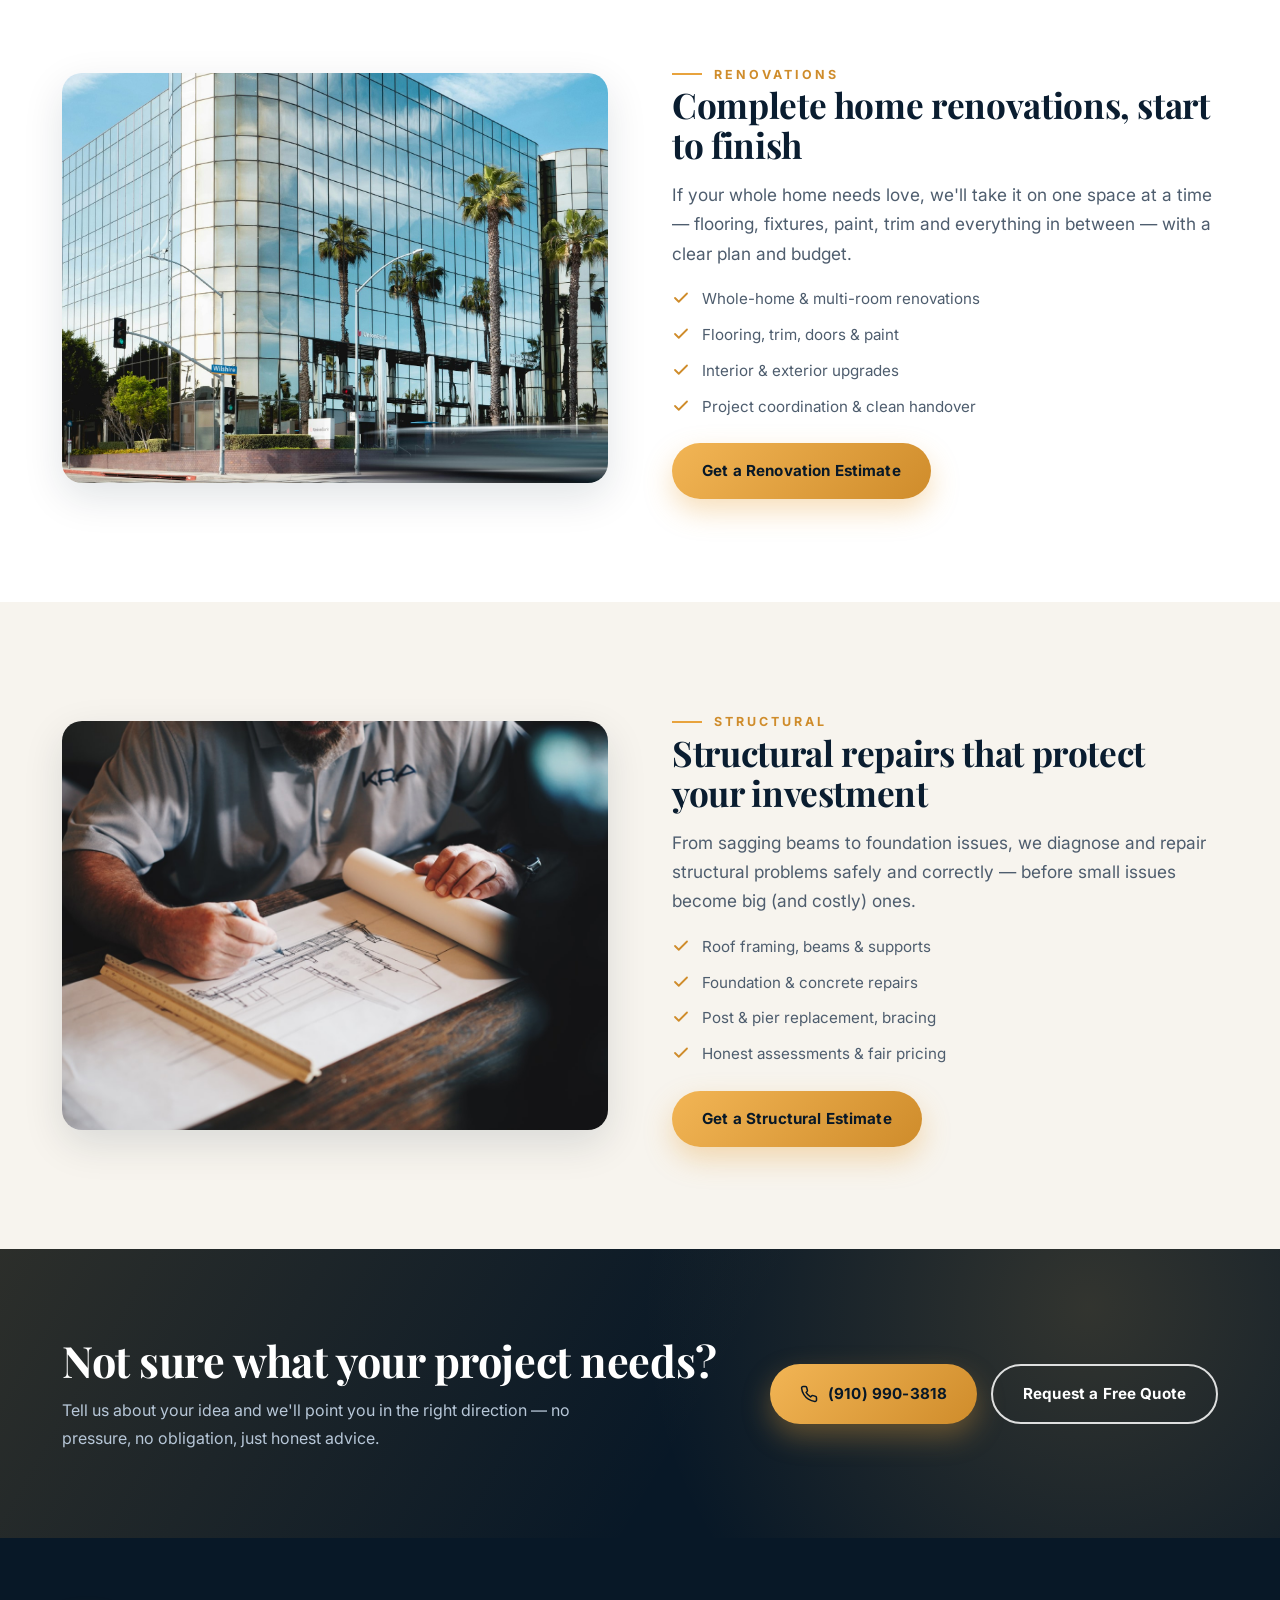
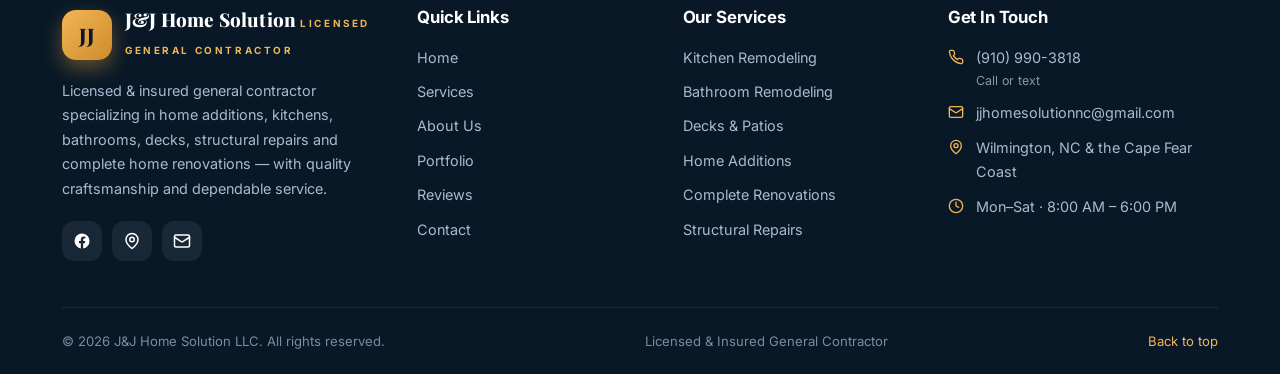
<file: services.html>
<!DOCTYPE html>
<html lang="en">
<head>
<meta charset="UTF-8">
<meta name="viewport" content="width=device-width, initial-scale=1.0">
<title>Our Services | Kitchen, Bath, Decks &amp; More — J&J Home Solution LLC</title>
<meta name="description" content="Kitchen remodeling, bathrooms, decks &amp; patios, home additions, complete renovations and structural repairs across Wilmington, NC. Licensed &amp; insured. Call (910) 990-3818.">
<link rel="icon" href="data:image/svg+xml;utf8,<svg xmlns='http://www.w3.org/2000/svg' viewBox='0 0 64 64'><rect width='64' height='64' rx='14' fill='%23E8A33D'/><text x='32' y='43' font-family='Georgia,serif' font-size='28' font-weight='bold' text-anchor='middle' fill='%230A1D30'>JJ</text></svg>">
<link rel="preconnect" href="https://fonts.googleapis.com">
<link rel="preconnect" href="https://fonts.gstatic.com" crossorigin>
<link href="https://fonts.googleapis.com/css2?family=Playfair+Display:ital,wght@0,500;0,600;0,700;0,800;1,600&family=Inter:wght@400;500;600;700;800&display=swap" rel="stylesheet">
<link rel="stylesheet" href="css/style.css">
</head>
<body>

<header class="site-header">
  <div class="container header-inner">
    <a class="brand" href="index.html" aria-label="J&J Home Solution LLC — Home">
      <span class="brand-mark">JJ</span>
      <span>
        <span class="brand-name">J&amp;J Home Solution</span>
        <span class="brand-sub">Licensed General Contractor</span>
      </span>
    </a>
    <nav class="nav" aria-label="Primary navigation">
      <a class="nav-link" href="index.html">Home</a>
      <a class="nav-link active" href="services.html">Services</a>
      <a class="nav-link" href="about.html">About</a>
      <a class="nav-link" href="index.html#gallery">Portfolio</a>
      <a class="nav-link" href="index.html#reviews">Reviews</a>
      <a class="nav-link" href="contact.html">Contact</a>
      <div class="header-cta">
        <a class="header-phone" href="tel:+19109903818">
          <svg width="18" height="18" viewBox="0 0 24 24" fill="none" stroke="currentColor" stroke-width="2" stroke-linecap="round" stroke-linejoin="round" aria-hidden="true"><path d="M22 16.92v3a2 2 0 0 1-2.18 2 19.79 19.79 0 0 1-8.63-3.07 19.5 19.5 0 0 1-6-6 19.79 19.79 0 0 1-3.07-8.67A2 2 0 0 1 4.11 2h3a2 2 0 0 1 2 1.72 12.84 12.84 0 0 0 .7 2.81 2 2 0 0 1-.45 2.11L8.09 9.91a16 16 0 0 0 6 6l1.27-1.27a2 2 0 0 1 2.11-.45 12.84 12.84 0 0 0 2.81.7A2 2 0 0 1 22 16.92z"/></svg>
          <span><span class="label">Call or Text</span>(910) 990-3818</span>
        </a>
        <a class="btn btn-amber btn-sm" href="contact.html">Get a Quote</a>
      </div>
    </nav>
    <button class="nav-toggle" aria-label="Toggle menu" aria-expanded="false"><span></span></button>
    <div class="nav-scrim"></div>
  </div>
</header>

<main>
  <section class="page-hero">
    <div class="container">
      <nav class="crumbs" aria-label="Breadcrumb">
        <a href="index.html">Home</a>
        <span aria-hidden="true">/</span>
        <span>Services</span>
      </nav>
      <h1>One team for your whole home</h1>
      <p class="lead" style="color:#BDCBDA;margin-top:16px;max-width:680px;">From a single room refresh to a complete transformation — J&amp;J Home Solution delivers licensed, insured craftsmanship across the Cape Fear Coast.</p>
    </div>
  </section>

  <!-- Quick jump chips -->
  <section class="section section--cream" style="padding-block:2.4rem;">
    <div class="container">
      <div class="filters" style="margin-top:0;justify-content:flex-start;">
        <a class="filter-btn" href="#kitchens">Kitchens</a>
        <a class="filter-btn" href="#bathrooms">Bathrooms</a>
        <a class="filter-btn" href="#decks">Decks &amp; Patios</a>
        <a class="filter-btn" href="#additions">Additions</a>
        <a class="filter-btn" href="#renovations">Renovations</a>
        <a class="filter-btn" href="#structural">Structural</a>
      </div>
    </div>
  </section>

  <!-- ============ KITCHENS ============ -->
  <section class="section section--white" id="kitchens">
    <div class="container">
      <div class="svc">
        <div class="svc-media reveal">
          <img src="assets/images/kitchen-2.jpg" alt="Custom kitchen remodel with island and new cabinetry" loading="lazy">
          <span class="svc-tag">Most Popular</span>
        </div>
        <div class="reveal" data-delay="1">
          <span class="eyebrow">Kitchens</span>
          <h2>Kitchen remodeling, made for the way you live</h2>
          <p class="lead">Your kitchen is the heart of your home. We design and build kitchens that are beautiful, functional and built to last — whether it's a refresh or a full gut remodel.</p>
          <ul>
            <li>
              <svg width="18" height="18" viewBox="0 0 24 24" fill="none" stroke="currentColor" stroke-width="2.4" stroke-linecap="round" stroke-linejoin="round" aria-hidden="true"><path d="M20 6 9 17l-5-5"/></svg>
              Custom cabinetry, islands &amp; countertops
            </li>
            <li>
              <svg width="18" height="18" viewBox="0 0 24 24" fill="none" stroke="currentColor" stroke-width="2.4" stroke-linecap="round" stroke-linejoin="round" aria-hidden="true"><path d="M20 6 9 17l-5-5"/></svg>
              Full gut remodels &amp; new appliance setups
            </li>
            <li>
              <svg width="18" height="18" viewBox="0 0 24 24" fill="none" stroke="currentColor" stroke-width="2.4" stroke-linecap="round" stroke-linejoin="round" aria-hidden="true"><path d="M20 6 9 17l-5-5"/></svg>
              Lighting, backsplash &amp; modern finishes
            </li>
            <li>
              <svg width="18" height="18" viewBox="0 0 24 24" fill="none" stroke="currentColor" stroke-width="2.4" stroke-linecap="round" stroke-linejoin="round" aria-hidden="true"><path d="M20 6 9 17l-5-5"/></svg>
              Permits, plumbing &amp; electrical handled
            </li>
          </ul>
          <a class="btn btn-amber" href="contact.html">Get a Kitchen Estimate</a>
        </div>
      </div>
    </div>
  </section>

  <!-- ============ BATHROOMS ============ -->
  <section class="section section--cream" id="bathrooms">
    <div class="container">
      <div class="svc flip">
        <div class="svc-media reveal">
          <img src="assets/images/bath-1.jpg" alt="Luxury bathroom remodel with tile shower and vanity" loading="lazy">
        </div>
        <div class="reveal" data-delay="1">
          <span class="eyebrow">Bathrooms</span>
          <h2>Bathrooms that feel like a personal spa</h2>
          <p class="lead">Turn an outdated bathroom into the most relaxing room in the house. We handle everything from tile and showers to vanities and walk-in tubs.</p>
          <ul>
            <li>
              <svg width="18" height="18" viewBox="0 0 24 24" fill="none" stroke="currentColor" stroke-width="2.4" stroke-linecap="round" stroke-linejoin="round" aria-hidden="true"><path d="M20 6 9 17l-5-5"/></svg>
              Tiled showers, tubs &amp; waterproofing done right
            </li>
            <li>
              <svg width="18" height="18" viewBox="0 0 24 24" fill="none" stroke="currentColor" stroke-width="2.4" stroke-linecap="round" stroke-linejoin="round" aria-hidden="true"><path d="M20 6 9 17l-5-5"/></svg>
              Custom vanities, mirrors &amp; storage
            </li>
            <li>
              <svg width="18" height="18" viewBox="0 0 24 24" fill="none" stroke="currentColor" stroke-width="2.4" stroke-linecap="round" stroke-linejoin="round" aria-hidden="true"><path d="M20 6 9 17l-5-5"/></svg>
              Accessibility &amp; walk-in tub upgrades
            </li>
            <li>
              <svg width="18" height="18" viewBox="0 0 24 24" fill="none" stroke="currentColor" stroke-width="2.4" stroke-linecap="round" stroke-linejoin="round" aria-hidden="true"><path d="M20 6 9 17l-5-5"/></svg>
              Plumbing &amp; ventilation by licensed pros
            </li>
          </ul>
          <a class="btn btn-amber" href="contact.html">Get a Bathroom Estimate</a>
        </div>
      </div>
    </div>
  </section>

  <!-- ============ DECKS & PATIOS ============ -->
  <section class="section section--white" id="decks">
    <div class="container">
      <div class="svc">
        <div class="svc-media reveal">
          <img src="assets/images/deck-3.jpg" alt="Custom backyard deck built for coastal living" loading="lazy">
        </div>
        <div class="reveal" data-delay="1">
          <span class="eyebrow">Outdoor Living</span>
          <h2>Decks, patios &amp; porches built for the coast</h2>
          <p class="lead">Extend your living space outdoors with custom decks, patios, covered porches and more — designed to handle Carolina weather and made for gathering.</p>
          <ul>
            <li>
              <svg width="18" height="18" viewBox="0 0 24 24" fill="none" stroke="currentColor" stroke-width="2.4" stroke-linecap="round" stroke-linejoin="round" aria-hidden="true"><path d="M20 6 9 17l-5-5"/></svg>
              Custom decks, composite &amp; wood options
            </li>
            <li>
              <svg width="18" height="18" viewBox="0 0 24 24" fill="none" stroke="currentColor" stroke-width="2.4" stroke-linecap="round" stroke-linejoin="round" aria-hidden="true"><path d="M20 6 9 17l-5-5"/></svg>
              Patios, pavers &amp; concrete work
            </li>
            <li>
              <svg width="18" height="18" viewBox="0 0 24 24" fill="none" stroke="currentColor" stroke-width="2.4" stroke-linecap="round" stroke-linejoin="round" aria-hidden="true"><path d="M20 6 9 17l-5-5"/></svg>
              Covered porches, pergolas &amp; railings
            </li>
            <li>
              <svg width="18" height="18" viewBox="0 0 24 24" fill="none" stroke="currentColor" stroke-width="2.4" stroke-linecap="round" stroke-linejoin="round" aria-hidden="true"><path d="M20 6 9 17l-5-5"/></svg>
              Outdoor kitchens &amp; living areas
            </li>
          </ul>
          <a class="btn btn-amber" href="contact.html">Get a Deck Estimate</a>
        </div>
      </div>
    </div>
  </section>

  <!-- ============ ADDITIONS ============ -->
  <section class="section section--cream" id="additions">
    <div class="container">
      <div class="svc flip">
        <div class="svc-media reveal">
          <img src="assets/images/ext-1.jpg" alt="Home addition extending living space" loading="lazy">
        </div>
        <div class="reveal" data-delay="1">
          <span class="eyebrow">Additions</span>
          <h2>Room additions &amp; clever space expands</h2>
          <p class="lead">Need more room? We design and build additions that blend seamlessly with your home — from extra bedrooms and sunrooms to full new wings.</p>
          <ul>
            <li>
              <svg width="18" height="18" viewBox="0 0 24 24" fill="none" stroke="currentColor" stroke-width="2.4" stroke-linecap="round" stroke-linejoin="round" aria-hidden="true"><path d="M20 6 9 17l-5-5"/></svg>
              Sunrooms, bedrooms &amp; family rooms
            </li>
            <li>
              <svg width="18" height="18" viewBox="0 0 24 24" fill="none" stroke="currentColor" stroke-width="2.4" stroke-linecap="round" stroke-linejoin="round" aria-hidden="true"><path d="M20 6 9 17l-5-5"/></svg>
              Seamless transitions &amp; matching finishes
            </li>
            <li>
              <svg width="18" height="18" viewBox="0 0 24 24" fill="none" stroke="currentColor" stroke-width="2.4" stroke-linecap="round" stroke-linejoin="round" aria-hidden="true"><path d="M20 6 9 17l-5-5"/></svg>
              Framing, roofing &amp; exterior matching
            </li>
            <li>
              <svg width="18" height="18" viewBox="0 0 24 24" fill="none" stroke="currentColor" stroke-width="2.4" stroke-linecap="round" stroke-linejoin="round" aria-hidden="true"><path d="M20 6 9 17l-5-5"/></svg>
              Permits &amp; inspections fully handled
            </li>
          </ul>
          <a class="btn btn-amber" href="contact.html">Get an Addition Estimate</a>
        </div>
      </div>
    </div>
  </section>

  <!-- ============ RENOVATIONS ============ -->
  <section class="section section--white" id="renovations">
    <div class="container">
      <div class="svc">
        <div class="svc-media reveal">
          <img src="assets/images/hall-.jpg" alt="Complete home renovation in progress" loading="lazy">
        </div>
        <div class="reveal" data-delay="1">
          <span class="eyebrow">Renovations</span>
          <h2>Complete home renovations, start to finish</h2>
          <p class="lead">If your whole home needs love, we'll take it on one space at a time — flooring, fixtures, paint, trim and everything in between — with a clear plan and budget.</p>
          <ul>
            <li>
              <svg width="18" height="18" viewBox="0 0 24 24" fill="none" stroke="currentColor" stroke-width="2.4" stroke-linecap="round" stroke-linejoin="round" aria-hidden="true"><path d="M20 6 9 17l-5-5"/></svg>
              Whole-home &amp; multi-room renovations
            </li>
            <li>
              <svg width="18" height="18" viewBox="0 0 24 24" fill="none" stroke="currentColor" stroke-width="2.4" stroke-linecap="round" stroke-linejoin="round" aria-hidden="true"><path d="M20 6 9 17l-5-5"/></svg>
              Flooring, trim, doors &amp; paint
            </li>
            <li>
              <svg width="18" height="18" viewBox="0 0 24 24" fill="none" stroke="currentColor" stroke-width="2.4" stroke-linecap="round" stroke-linejoin="round" aria-hidden="true"><path d="M20 6 9 17l-5-5"/></svg>
              Interior &amp; exterior upgrades
            </li>
            <li>
              <svg width="18" height="18" viewBox="0 0 24 24" fill="none" stroke="currentColor" stroke-width="2.4" stroke-linecap="round" stroke-linejoin="round" aria-hidden="true"><path d="M20 6 9 17l-5-5"/></svg>
              Project coordination &amp; clean handover
            </li>
          </ul>
          <a class="btn btn-amber" href="contact.html">Get a Renovation Estimate</a>
        </div>
      </div>
    </div>
  </section>

  <!-- ============ STRUCTURAL ============ -->
  <section class="section section--cream" id="structural">
    <div class="container">
      <div class="svc flip">
        <div class="svc-media reveal">
          <img src="assets/images/frame-1.jpg" alt="Structural framing and repair work" loading="lazy">
        </div>
        <div class="reveal" data-delay="1">
          <span class="eyebrow">Structural</span>
          <h2>Structural repairs that protect your investment</h2>
          <p class="lead">From sagging beams to foundation issues, we diagnose and repair structural problems safely and correctly — before small issues become big (and costly) ones.</p>
          <ul>
            <li>
              <svg width="18" height="18" viewBox="0 0 24 24" fill="none" stroke="currentColor" stroke-width="2.4" stroke-linecap="round" stroke-linejoin="round" aria-hidden="true"><path d="M20 6 9 17l-5-5"/></svg>
              Roof framing, beams &amp; supports
            </li>
            <li>
              <svg width="18" height="18" viewBox="0 0 24 24" fill="none" stroke="currentColor" stroke-width="2.4" stroke-linecap="round" stroke-linejoin="round" aria-hidden="true"><path d="M20 6 9 17l-5-5"/></svg>
              Foundation &amp; concrete repairs
            </li>
            <li>
              <svg width="18" height="18" viewBox="0 0 24 24" fill="none" stroke="currentColor" stroke-width="2.4" stroke-linecap="round" stroke-linejoin="round" aria-hidden="true"><path d="M20 6 9 17l-5-5"/></svg>
              Post &amp; pier replacement, bracing
            </li>
            <li>
              <svg width="18" height="18" viewBox="0 0 24 24" fill="none" stroke="currentColor" stroke-width="2.4" stroke-linecap="round" stroke-linejoin="round" aria-hidden="true"><path d="M20 6 9 17l-5-5"/></svg>
              Honest assessments &amp; fair pricing
            </li>
          </ul>
          <a class="btn btn-amber" href="contact.html">Get a Structural Estimate</a>
        </div>
      </div>
    </div>
  </section>

  <!-- CTA -->
  <section class="cta-band">
    <div class="container">
      <div class="reveal">
        <h2>Not sure what your project needs?</h2>
        <p>Tell us about your idea and we'll point you in the right direction — no pressure, no obligation, just honest advice.</p>
      </div>
      <div class="actions reveal" data-delay="1">
        <a class="btn btn-amber" href="tel:+19109903818">
          <svg width="18" height="18" viewBox="0 0 24 24" fill="none" stroke="currentColor" stroke-width="2" stroke-linecap="round" stroke-linejoin="round" aria-hidden="true"><path d="M22 16.92v3a2 2 0 0 1-2.18 2 19.79 19.79 0 0 1-8.63-3.07 19.5 19.5 0 0 1-6-6 19.79 19.79 0 0 1-3.07-8.67A2 2 0 0 1 4.11 2h3a2 2 0 0 1 2 1.72 12.84 12.84 0 0 0 .7 2.81 2 2 0 0 1-.45 2.11L8.09 9.91a16 16 0 0 0 6 6l1.27-1.27a2 2 0 0 1 2.11-.45 12.84 12.84 0 0 0 2.81.7A2 2 0 0 1 22 16.92z"/></svg>
          (910) 990-3818
        </a>
        <a class="btn btn-outline" href="contact.html">Request a Free Quote</a>
      </div>
    </div>
  </section>
</main>

<footer class="footer">
  <div class="container">
    <div class="footer-grid">
      <div>
        <a class="brand" href="index.html" aria-label="J&J Home Solution LLC">
          <span class="brand-mark">JJ</span>
          <span>
            <span class="brand-name">J&amp;J Home Solution</span>
            <span class="brand-sub">Licensed General Contractor</span>
          </span>
        </a>
        <p class="f-about">Licensed &amp; insured general contractor specializing in home additions, kitchens, bathrooms, decks, structural repairs and complete home renovations — with quality craftsmanship and dependable service.</p>
        <div class="socials">
          <a href="https://www.facebook.com/profile.php?id=61591548710017" target="_blank" rel="noopener" aria-label="Visit our Facebook page">
            <svg width="18" height="18" viewBox="0 0 24 24" fill="currentColor" aria-hidden="true"><path d="M22 12a10 10 0 1 0-11.56 9.88v-6.99H7.9V12h2.54V9.8c0-2.5 1.49-3.89 3.77-3.89 1.09 0 2.23.2 2.23.2v2.46h-1.26c-1.24 0-1.63.77-1.63 1.56V12h2.78l-.44 2.89h-2.34v6.99A10 10 0 0 0 22 12z"/></svg>
          </a>
          <a href="https://www.google.com/maps?cid=13422525650958306769" target="_blank" rel="noopener" aria-label="Find us on Google Maps">
            <svg width="18" height="18" viewBox="0 0 24 24" fill="none" stroke="currentColor" stroke-width="2" stroke-linecap="round" stroke-linejoin="round" aria-hidden="true"><path d="M20 10c0 6-8 12-8 12s-8-6-8-12a8 8 0 0 1 16 0Z"/><circle cx="12" cy="10" r="3"/></svg>
          </a>
          <a href="mailto:jjhomesolutionnc@gmail.com" aria-label="Email J&J Home Solution">
            <svg width="18" height="18" viewBox="0 0 24 24" fill="none" stroke="currentColor" stroke-width="2" stroke-linecap="round" stroke-linejoin="round" aria-hidden="true"><rect width="20" height="16" x="2" y="4" rx="2"/><path d="m22 7-8.97 5.7a1.94 1.94 0 0 1-2.06 0L2 7"/></svg>
          </a>
        </div>
      </div>
      <div>
        <h4>Quick Links</h4>
        <ul>
          <li><a href="index.html">Home</a></li>
          <li><a href="services.html">Services</a></li>
          <li><a href="about.html">About Us</a></li>
          <li><a href="index.html#gallery">Portfolio</a></li>
          <li><a href="index.html#reviews">Reviews</a></li>
          <li><a href="contact.html">Contact</a></li>
        </ul>
      </div>
      <div>
        <h4>Our Services</h4>
        <ul>
          <li><a href="#kitchens">Kitchen Remodeling</a></li>
          <li><a href="#bathrooms">Bathroom Remodeling</a></li>
          <li><a href="#decks">Decks &amp; Patios</a></li>
          <li><a href="#additions">Home Additions</a></li>
          <li><a href="#renovations">Complete Renovations</a></li>
          <li><a href="#structural">Structural Repairs</a></li>
        </ul>
      </div>
      <div>
        <h4>Get In Touch</h4>
        <ul class="f-contact">
          <li>
            <svg width="16" height="16" viewBox="0 0 24 24" fill="none" stroke="currentColor" stroke-width="2" stroke-linecap="round" stroke-linejoin="round" aria-hidden="true"><path d="M22 16.92v3a2 2 0 0 1-2.18 2 19.79 19.79 0 0 1-8.63-3.07 19.5 19.5 0 0 1-6-6 19.79 19.79 0 0 1-3.07-8.67A2 2 0 0 1 4.11 2h3a2 2 0 0 1 2 1.72 12.84 12.84 0 0 0 .7 2.81 2 2 0 0 1-.45 2.11L8.09 9.91a16 16 0 0 0 6 6l1.27-1.27a2 2 0 0 1 2.11-.45 12.84 12.84 0 0 0 2.81.7A2 2 0 0 1 22 16.92z"/></svg>
            <span><a href="tel:+19109903818">(910) 990-3818</a><span class="sub" style="display:block;font-size:.78rem;color:var(--muted);">Call or text</span></span>
          </li>
          <li>
            <svg width="16" height="16" viewBox="0 0 24 24" fill="none" stroke="currentColor" stroke-width="2" stroke-linecap="round" stroke-linejoin="round" aria-hidden="true"><rect width="20" height="16" x="2" y="4" rx="2"/><path d="m22 7-8.97 5.7a1.94 1.94 0 0 1-2.06 0L2 7"/></svg>
            <a href="mailto:jjhomesolutionnc@gmail.com">jjhomesolutionnc@gmail.com</a>
          </li>
          <li>
            <svg width="16" height="16" viewBox="0 0 24 24" fill="none" stroke="currentColor" stroke-width="2" stroke-linecap="round" stroke-linejoin="round" aria-hidden="true"><path d="M20 10c0 6-8 12-8 12s-8-6-8-12a8 8 0 0 1 16 0Z"/><circle cx="12" cy="10" r="3"/></svg>
            Wilmington, NC &amp; the Cape Fear Coast
          </li>
          <li>
            <svg width="16" height="16" viewBox="0 0 24 24" fill="none" stroke="currentColor" stroke-width="2" stroke-linecap="round" stroke-linejoin="round" aria-hidden="true"><circle cx="12" cy="12" r="10"/><polyline points="12 6 12 12 16 14"/></svg>
            Mon–Sat · 8:00 AM – 6:00 PM
          </li>
        </ul>
      </div>
    </div>
    <div class="footer-bottom">
      <span>&copy; <span data-year>2026</span> J&amp;J Home Solution LLC. All rights reserved.</span>
      <span>Licensed &amp; Insured General Contractor</span>
      <a href="#kitchens">Back to top</a>
    </div>
  </div>
</footer>

<a class="fab-wa" href="https://wa.me/19109903818" target="_blank" rel="noopener" aria-label="Chat with J&J Home Solution on WhatsApp">
  <svg width="28" height="28" viewBox="0 0 24 24" fill="currentColor" aria-hidden="true"><path d="M17.472 14.382c-.297-.149-1.758-.867-2.03-.967-.273-.099-.471-.148-.67.15-.197.297-.767.966-.94 1.164-.173.199-.347.223-.644.075-.297-.15-1.255-.463-2.39-1.475-.883-.788-1.48-1.761-1.653-2.059-.173-.297-.018-.458.13-.606.134-.133.298-.347.446-.52.149-.174.198-.298.298-.497.099-.198.05-.371-.025-.52-.075-.149-.669-1.612-.916-2.207-.242-.579-.487-.5-.669-.51-.173-.008-.371-.01-.57-.01-.198 0-.52.074-.792.372-.272.297-1.04 1.016-1.04 2.479 0 1.462 1.065 2.875 1.213 3.074.149.198 2.096 3.2 5.077 4.487.709.306 1.262.489 1.694.625.712.227 1.36.195 1.871.118.571-.085 1.758-.719 2.006-1.413.248-.694.248-1.289.173-1.413-.074-.124-.272-.198-.57-.347m-5.421 7.403h-.004a9.87 9.87 0 0 1-5.031-1.378l-.361-.214-3.741.982.998-3.648-.235-.374a9.86 9.86 0 0 1-1.51-5.26c.001-5.45 4.436-9.884 9.888-9.884 2.64 0 5.122 1.03 6.988 2.898a9.825 9.825 0 0 1 2.893 6.994c-.003 5.45-4.437 9.884-9.885 9.884m8.413-18.297A11.815 11.815 0 0 0 12.05 0C5.495 0 .16 5.335.157 11.892c0 2.096.547 4.142 1.588 5.945L.057 24l6.305-1.654a11.882 11.882 0 0 0 5.683 1.448h.005c6.554 0 11.89-5.335 11.893-11.893a11.821 11.821 0 0 0-3.48-8.413z"/></svg>
</a>
<button class="back-top" aria-label="Back to top">
  <svg width="18" height="18" viewBox="0 0 24 24" fill="none" stroke="currentColor" stroke-width="2.6" stroke-linecap="round" stroke-linejoin="round"><path d="m18 15-6-6-6 6"/></svg>
</button>

<div class="mobile-cta">
  <a class="btn btn-amber" href="tel:+19109903818">Call Now</a>
  <a class="btn btn-outline" href="contact.html">Free Estimate</a>
</div>

<script src="js/main.js"></script>
</body>
</html>
</file>
<file: css/style.css>
/* ============================================================
   J&J Home Solution LLC — Premium Brand Stylesheet
   ============================================================ */

:root {
  --navy-950: #081827;
  --navy-900: #0A1D30;
  --navy-800: #0E2740;
  --navy-700: #14324F;
  --navy-600: #1C4063;

  --amber-400: #F2B555;
  --amber-500: #E8A33D;
  --amber-600: #CF8C2B;
  --amber-700: #AC6F1D;

  --cream: #F7F4EE;
  --cream-2: #F1ECE2;
  --white: #FFFFFF;

  --ink: #213043;
  --slate: #4E5D6E;
  --muted: #8A96A5;
  --line: #E6E0D3;

  --green-wa: #25D366;
  --green-wa-dark: #1DA851;

  --radius-lg: 20px;
  --radius-md: 14px;
  --radius-sm: 10px;

  --shadow-sm: 0 2px 10px rgba(10, 29, 48, .06);
  --shadow-md: 0 14px 40px rgba(10, 29, 48, .12);
  --shadow-lg: 0 30px 70px rgba(10, 29, 48, .22);

  --font-head: "Playfair Display", Georgia, serif;
  --font-body: "Inter", "Segoe UI", Arial, sans-serif;

  --container: 1200px;
}

/* ---------- Reset ---------- */
*, *::before, *::after { box-sizing: border-box; margin: 0; padding: 0; }

html {
  scroll-behavior: smooth;
  scroll-padding-top: 96px;
  -webkit-text-size-adjust: 100%;
}

body {
  font-family: var(--font-body);
  font-size: 1rem;
  line-height: 1.7;
  color: var(--ink);
  background: var(--cream);
  overflow-x: hidden;
}

img { max-width: 100%; display: block; }
a { color: inherit; text-decoration: none; }
ul { list-style: none; }
button { font-family: inherit; cursor: pointer; border: none; background: none; }
input, select, textarea { font-family: inherit; font-size: 1rem; }

h1, h2, h3, h4 {
  font-family: var(--font-head);
  font-weight: 700;
  line-height: 1.15;
  color: var(--navy-900);
  letter-spacing: -0.01em;
}

/* ---------- Layout helpers ---------- */
.container { width: 100%; max-width: var(--container); margin-inline: auto; padding-inline: 22px; }

.section { padding-block: clamp(3.6rem, 8vw, 6.8rem); position: relative; }
.section--cream { background: var(--cream); }
.section--white { background: var(--white); }
.section--navy { background: var(--navy-900); }
.section--navy .section-eyebrow, .section--navy h2, .section--navy h3 { color: #fff; }

.section-head { max-width: 720px; }
.section-head.center { margin-inline: auto; text-align: center; }
.section-head h2 { font-size: clamp(1.9rem, 4.4vw, 2.9rem); margin-top: 14px; }
.section-head p { margin-top: 18px; color: var(--slate); font-size: 1.05rem; }
.section--navy .section-head p { color: #BDCBDA; }

.eyebrow {
  display: inline-flex; align-items: center; gap: 12px;
  font-size: .78rem; font-weight: 700; letter-spacing: .24em;
  text-transform: uppercase; color: var(--amber-600);
}
.eyebrow::before { content: ""; width: 30px; height: 2px; background: var(--amber-500); }
.center .eyebrow::after { content: ""; width: 30px; height: 2px; background: var(--amber-500); }

.lead { font-size: 1.08rem; color: var(--slate); }

/* ---------- Buttons ---------- */
.btn {
  display: inline-flex; align-items: center; justify-content: center; gap: 10px;
  padding: 15px 30px; border-radius: 999px;
  font-weight: 700; font-size: .95rem; letter-spacing: .01em;
  transition: transform .25s ease, box-shadow .25s ease, background .25s ease, color .25s ease, border-color .25s ease;
  will-change: transform;
}
.btn svg { flex-shrink: 0; }
.btn-amber { background: linear-gradient(135deg, var(--amber-400), var(--amber-600)); color: var(--navy-950); box-shadow: 0 12px 28px rgba(232, 163, 61, .35); }
.btn-amber:hover { transform: translateY(-3px); box-shadow: 0 18px 38px rgba(232, 163, 61, .45); }
.btn-navy { background: var(--navy-800); color: #fff; box-shadow: 0 12px 28px rgba(10, 29, 48, .3); }
.btn-navy:hover { transform: translateY(-3px); background: var(--navy-600); }
.btn-outline { border: 2px solid rgba(255, 255, 255, .85); color: #fff; }
.btn-outline:hover { background: #fff; color: var(--navy-900); }
.btn-outline-dark { border: 2px solid var(--navy-800); color: var(--navy-800); }
.btn-outline-dark:hover { background: var(--navy-800); color: #fff; }
.btn-wa { background: var(--green-wa); color: #062A12; box-shadow: 0 12px 28px rgba(37, 211, 102, .35); }
.btn-wa:hover { transform: translateY(-3px); background: var(--green-wa-dark); color: #fff; }
.btn-sm { padding: 10px 20px; font-size: .88rem; }

/* ---------- Header ---------- */
.site-header {
  position: fixed; inset: 0 0 auto 0; z-index: 100;
  transition: background .35s ease, box-shadow .35s ease, padding .35s ease;
  padding: 18px 0;
}
.site-header.scrolled {
  background: rgba(10, 29, 48, .95);
  backdrop-filter: blur(12px);
  box-shadow: 0 8px 30px rgba(0, 0, 0, .25);
  padding: 10px 0;
}
.header-inner { display: flex; align-items: center; justify-content: space-between; gap: 20px; }

.brand { display: flex; align-items: center; gap: 13px; }
.brand-mark {
  width: 50px; height: 50px; border-radius: 14px; flex-shrink: 0;
  background: linear-gradient(135deg, var(--amber-400), var(--amber-600));
  display: grid; place-items: center;
  font-family: var(--font-head); font-weight: 800; font-size: 1.25rem; color: var(--navy-950);
  box-shadow: 0 8px 20px rgba(232, 163, 61, .4);
}
.brand-name { font-family: var(--font-head); font-weight: 800; font-size: 1.18rem; line-height: 1.05; color: #fff; letter-spacing: .01em; }
.brand-sub { font-size: .62rem; font-weight: 700; letter-spacing: .26em; text-transform: uppercase; color: var(--amber-400); margin-top: 4px; }
.brand-mark { transition: transform .3s ease; }
.brand:hover .brand-mark { transform: rotate(-4deg) scale(1.05); }

.nav { display: flex; align-items: center; gap: 6px; }
.nav a.nav-link {
  position: relative; padding: 10px 15px; border-radius: 10px;
  font-size: .93rem; font-weight: 600; color: rgba(255, 255, 255, .88);
  transition: color .2s ease, background .2s ease;
}
.nav a.nav-link::after {
  content: ""; position: absolute; left: 15px; right: 15px; bottom: 5px; height: 2px;
  background: var(--amber-500); transform: scaleX(0); transform-origin: left; transition: transform .25s ease;
}
.nav a.nav-link:hover { color: #fff; }
.nav a.nav-link:hover::after, .nav a.nav-link.active::after { transform: scaleX(1); }
.nav a.nav-link.active { color: var(--amber-400); }
.header-cta { display: flex; align-items: center; gap: 12px; }
.header-phone { display: flex; align-items: center; gap: 8px; color: #fff; font-weight: 700; font-size: .95rem; }
.header-phone svg { color: var(--amber-400); }
.header-phone .label { display: block; font-size: .64rem; font-weight: 600; letter-spacing: .18em; text-transform: uppercase; color: rgba(255,255,255,.6); }

.nav-toggle { display: none; width: 46px; height: 46px; border-radius: 12px; background: rgba(255,255,255,.1); place-items: center; }
.nav-toggle span { position: relative; width: 22px; height: 2px; background: #fff; display: block; transition: background .2s ease; }
.nav-toggle span::before, .nav-toggle span::after { content: ""; position: absolute; left: 0; width: 22px; height: 2px; background: #fff; transition: transform .25s ease, top .25s ease; }
.nav-toggle span::before { top: -7px; }
.nav-toggle span::after { top: 7px; }
.nav-toggle.active span { background: transparent; }
.nav-toggle.active span::before { top: 0; transform: rotate(45deg); }
.nav-toggle.active span::after { top: 0; transform: rotate(-45deg); }

/* ---------- Hero ---------- */
.hero { position: relative; min-height: 100svh; display: flex; align-items: center; color: #fff; overflow: hidden; padding: 150px 0 120px; }
.hero-media { position: absolute; inset: 0; z-index: -2; }
.hero-media img { width: 100%; height: 100%; object-fit: cover; object-position: center; }
.hero-overlay { position: absolute; inset: 0; z-index: -1; background:
  linear-gradient(100deg, rgba(8, 24, 39, .94) 0%, rgba(10, 29, 48, .78) 45%, rgba(10, 29, 48, .35) 100%),
  linear-gradient(0deg, rgba(8, 24, 39, .8) 0%, transparent 30%); }
.hero-inner { max-width: 760px; }
.hero-badge {
  display: inline-flex; align-items: center; gap: 10px;
  padding: 9px 18px; border-radius: 999px;
  background: rgba(255, 255, 255, .1); border: 1px solid rgba(255, 255, 255, .22);
  backdrop-filter: blur(6px);
  font-size: .8rem; font-weight: 600; letter-spacing: .08em; color: #F4E6C8;
}
.hero-badge .dot { width: 8px; height: 8px; border-radius: 50%; background: var(--amber-400); box-shadow: 0 0 0 4px rgba(242, 181, 85, .25); }
.hero h1 { font-size: clamp(2.5rem, 6.2vw, 4.6rem); color: #fff; margin-top: 26px; font-weight: 800; }
.hero h1 em { font-style: italic; color: var(--amber-400); }
.hero .lead { color: rgba(255, 255, 255, .88); margin-top: 22px; font-size: clamp(1.02rem, 1.6vw, 1.22rem); max-width: 620px; }
.hero-actions { display: flex; flex-wrap: wrap; gap: 16px; margin-top: 36px; }
.hero-quick { display: flex; flex-wrap: wrap; gap: 26px; margin-top: 48px; padding-top: 28px; border-top: 1px solid rgba(255,255,255,.16); }
.hero-quick .item { display: flex; align-items: center; gap: 10px; font-size: .9rem; font-weight: 600; color: rgba(255,255,255,.85); }
.hero-quick .item svg { color: var(--amber-400); }

/* ---------- Trust strip ---------- */
.trust-bar { background: var(--navy-800); }
.trust-bar .container { display: grid; grid-template-columns: repeat(4, 1fr); gap: 4px; }
.trust-item { display: flex; align-items: center; justify-content: center; gap: 14px; padding: 26px 16px; color: #fff; text-align: left; }
.trust-icon { width: 48px; height: 48px; flex-shrink: 0; border-radius: 14px; background: rgba(242, 181, 85, .14); color: var(--amber-400); display: grid; place-items: center; }
.trust-item strong { display: block; font-size: .98rem; }
.trust-item span { font-size: .8rem; color: #A9BAD0; }

/* ---------- Services ---------- */
.services-grid { display: grid; grid-template-columns: repeat(auto-fill, minmax(320px, 1fr)); gap: 26px; margin-top: 46px; }
.service-card {
  position: relative; border-radius: var(--radius-lg); overflow: hidden;
  background: var(--white); box-shadow: var(--shadow-sm);
  border: 1px solid var(--line);
  transition: transform .35s ease, box-shadow .35s ease;
  display: flex; flex-direction: column;
}
.service-card:hover { transform: translateY(-8px); box-shadow: var(--shadow-md); }
.service-media { aspect-ratio: 16 / 10; overflow: hidden; position: relative; }
.service-media img { width: 100%; height: 100%; object-fit: cover; transition: transform .7s ease; }
.service-card:hover .service-media img { transform: scale(1.08); }
.service-media::after { content: ""; position: absolute; inset: 0; background: linear-gradient(0deg, rgba(8,24,39,.45), transparent 55%); }
.service-body { padding: 26px 26px 28px; display: flex; flex-direction: column; flex: 1; }
.service-icon {
  width: 52px; height: 52px; border-radius: 14px; margin-top: -54px; margin-left: 26px; position: relative; z-index: 2;
  background: linear-gradient(135deg, var(--amber-400), var(--amber-600)); color: var(--navy-950);
  display: grid; place-items: center; box-shadow: 0 10px 24px rgba(10,29,48,.18);
}
.service-body h3 { font-size: 1.32rem; margin-top: 16px; }
.service-body p { color: var(--slate); font-size: .95rem; margin-top: 10px; flex: 1; }
.service-link { margin-top: 18px; display: inline-flex; align-items: center; gap: 8px; font-weight: 700; color: var(--amber-700); font-size: .92rem; }
.service-link svg { transition: transform .25s ease; }
.service-link:hover svg { transform: translateX(5px); }

/* ---------- Feature split ---------- */
.split { display: grid; grid-template-columns: 1.05fr 1fr; gap: clamp(30px, 5vw, 70px); align-items: center; }
.split-media { position: relative; }
.split-media .main-img { border-radius: var(--radius-lg); box-shadow: var(--shadow-lg); aspect-ratio: 4 / 5; object-fit: cover; width: 100%; }
.split-media .float-card {
  position: absolute; right: -18px; bottom: -22px;
  background: var(--white); border-radius: 16px; padding: 18px 22px;
  box-shadow: var(--shadow-md); display: flex; align-items: center; gap: 14px;
  max-width: 250px; border: 1px solid var(--line);
}
.split-media .float-card .big { font-family: var(--font-head); font-size: 2rem; font-weight: 800; color: var(--navy-900); line-height: 1; }
.split-media .float-card span { font-size: .82rem; color: var(--slate); }
.split-list { margin-top: 28px; display: grid; gap: 16px; }
.split-list li { display: flex; gap: 14px; align-items: flex-start; }
.split-list .check { width: 30px; height: 30px; flex-shrink: 0; border-radius: 50%; background: rgba(232,163,61,.16); color: var(--amber-700); display: grid; place-items: center; }
.split-list strong { display: block; color: var(--navy-900); }
.split-list span { color: var(--slate); font-size: .9rem; }

/* ---------- Process ---------- */
.steps { display: grid; grid-template-columns: repeat(4, 1fr); gap: 24px; margin-top: 46px; counter-reset: step; }
.step { position: relative; background: var(--white); border: 1px solid var(--line); border-radius: var(--radius-lg); padding: 30px 26px; box-shadow: var(--shadow-sm); }
.step .num {
  font-family: var(--font-head); font-size: 1.05rem; font-weight: 800; color: var(--navy-950);
  width: 44px; height: 44px; border-radius: 50%; background: linear-gradient(135deg, var(--amber-400), var(--amber-600));
  display: grid; place-items: center; box-shadow: 0 8px 18px rgba(232,163,61,.35);
}
.step h3 { font-size: 1.15rem; margin-top: 18px; }
.step p { color: var(--slate); font-size: .9rem; margin-top: 8px; }

/* ---------- Gallery / Portfolio ---------- */
.filters { display: flex; flex-wrap: wrap; gap: 10px; justify-content: center; margin-top: 34px; }
.filter-btn { padding: 10px 20px; border-radius: 999px; font-weight: 600; font-size: .88rem; color: var(--navy-700); border: 1.5px solid var(--line); background: var(--white); transition: all .25s ease; }
.filter-btn:hover { border-color: var(--amber-500); color: var(--amber-700); }
.filter-btn.active { background: var(--navy-800); color: #fff; border-color: var(--navy-800); }

.gallery-grid { display: grid; grid-template-columns: repeat(3, 1fr); gap: 20px; margin-top: 38px; }
.g-item { position: relative; border-radius: var(--radius-md); overflow: hidden; cursor: pointer; aspect-ratio: 4 / 3; box-shadow: var(--shadow-sm); }
.g-item.tall { aspect-ratio: auto; grid-row: span 2; }
.g-item img { width: 100%; height: 100%; object-fit: cover; transition: transform .7s ease; }
.g-item:hover img { transform: scale(1.07); }
.g-item .g-cap {
  position: absolute; inset: auto 0 0 0; padding: 34px 18px 14px;
  background: linear-gradient(0deg, rgba(8,24,39,.85), transparent);
  color: #fff; font-weight: 600; font-size: .92rem;
  display: flex; align-items: center; justify-content: space-between; gap: 8px;
  opacity: 0; transform: translateY(6px); transition: all .3s ease;
}
.g-item:hover .g-cap { opacity: 1; transform: translateY(0); }
.g-item .g-cap small { font-weight: 500; color: var(--amber-400); letter-spacing: .08em; text-transform: uppercase; font-size: .68rem; display: block; }

/* Lightbox */
.lightbox { position: fixed; inset: 0; z-index: 300; background: rgba(6, 16, 28, .94); display: none; align-items: center; justify-content: center; padding: 30px; }
.lightbox.open { display: flex; }
.lightbox img { max-width: 92%; max-height: 82vh; object-fit: contain; border-radius: 12px; box-shadow: var(--shadow-lg); }
.lightbox .lb-cap { position: absolute; bottom: 6vh; left: 50%; transform: translateX(-50%); color: #fff; font-size: .95rem; text-align: center; background: rgba(0,0,0,.4); padding: 8px 18px; border-radius: 999px; }
.lb-btn {
  position: absolute; top: 50%; transform: translateY(-50%);
  width: 52px; height: 52px; border-radius: 50%; background: rgba(255,255,255,.12); color: #fff;
  display: grid; place-items: center; transition: background .2s ease;
}
.lb-btn:hover { background: var(--amber-500); color: var(--navy-950); }
.lb-prev { left: 22px; } .lb-next { right: 22px; }
.lb-close { top: 24px; transform: none; right: 24px; }

/* ---------- Reviews ---------- */
.review-wrap { margin-top: 12px; }
.rating-hero { display: flex; flex-direction: column; align-items: center; text-align: center; gap: 6px; padding: 34px 22px; }
.rating-hero .stars { color: var(--amber-500); font-size: 1.3rem; letter-spacing: 4px; }
.rating-hero .big { font-family: var(--font-head); font-weight: 800; font-size: 2.6rem; color: var(--navy-900); line-height: 1; }
.rating-hero span { color: var(--slate); font-size: .88rem; }

.carousel { position: relative; overflow: hidden; margin-top: 30px; }
.carousel-track { display: flex; transition: transform .55s cubic-bezier(.22,.61,.36,1); }
.review-card {
  min-width: 100%; padding: 6px;
  display: flex;
}
.review-inner {
  background: var(--white); border: 1px solid var(--line); border-radius: var(--radius-lg);
  padding: 34px 38px; box-shadow: var(--shadow-sm); display: flex; flex-direction: column; justify-content: space-between; gap: 22px; width: 100%;
}
.review-inner .qmark { font-family: var(--font-head); font-size: 3rem; line-height: .6; color: var(--amber-400); }
.review-inner p { font-size: 1.06rem; color: var(--ink); }
.review-inner .stars { color: var(--amber-500); font-size: 1rem; letter-spacing: 3px; }
.review-inner .who { display: flex; align-items: center; gap: 14px; }
.review-inner .avatar { width: 48px; height: 48px; border-radius: 50%; background: var(--navy-800); color: var(--amber-400); font-family: var(--font-head); font-weight: 800; display: grid; place-items: center; font-size: 1.1rem; }
.review-inner .who strong { display: block; color: var(--navy-900); font-size: .98rem; }
.review-inner .who span { font-size: .78rem; color: var(--muted); }
.review-inner .tag { align-self: flex-start; margin-top: 2px; font-size: .72rem; font-weight: 700; letter-spacing: .1em; text-transform: uppercase; color: var(--amber-700); background: rgba(232,163,61,.14); padding: 5px 12px; border-radius: 999px; }

.carousel-dots { display: flex; justify-content: center; gap: 9px; margin-top: 26px; }
.carousel-dots button { width: 9px; height: 9px; border-radius: 99px; background: #C9C2B2; transition: all .3s ease; }
.carousel-dots button.active { width: 30px; background: var(--amber-500); }

/* ---------- Areas ---------- */
.areas-grid { margin-top: 40px; display: grid; grid-template-columns: repeat(auto-fill, minmax(220px, 1fr)); gap: 14px; }
.area-chip {
  display: flex; align-items: center; gap: 12px;
  background: var(--white); border: 1px solid var(--line); border-radius: var(--radius-md);
  padding: 16px 18px; font-weight: 600; color: var(--navy-800);
  transition: all .25s ease;
}
.area-chip:hover { transform: translateY(-3px); box-shadow: var(--shadow-md); border-color: var(--amber-500); }
.area-chip svg { color: var(--amber-600); flex-shrink: 0; }

/* ---------- CTA banner ---------- */
.cta-band { position: relative; overflow: hidden; background: var(--navy-950); }
.cta-band::before { content: ""; position: absolute; inset: 0; background: linear-gradient(120deg, rgba(232,163,61,.16), rgba(232,163,61,0) 55%), radial-gradient(circle at 85% 20%, rgba(242,181,85,.18), transparent 40%); }
.cta-band .container { position: relative; display: flex; flex-wrap: wrap; align-items: center; justify-content: space-between; gap: 26px; padding-block: clamp(3.4rem, 7vw, 5.4rem); }
.cta-band h2 { color: #fff; font-size: clamp(1.8rem, 3.8vw, 2.7rem); }
.cta-band p { color: #B7C7D8; margin-top: 12px; max-width: 560px; }
.cta-band .actions { display: flex; flex-wrap: wrap; gap: 14px; }

/* ---------- Footer ---------- */
.footer { background: var(--navy-950); color: #A9BAD0; padding-top: 70px; }
.footer-grid { display: grid; grid-template-columns: 1.4fr 1fr 1fr 1.2fr; gap: 40px; padding-bottom: 46px; }
.footer h4 { color: #fff; font-size: 1.05rem; margin-bottom: 18px; font-family: var(--font-body); font-weight: 700; }
.footer p, .footer li { font-size: .9rem; }
.footer ul li + li { margin-top: 10px; }
.footer a:hover { color: var(--amber-400); }
.footer .brand-name { color: #fff; }
.footer .f-about { margin-top: 16px; }
.footer .socials { display: flex; gap: 10px; margin-top: 20px; }
.footer .socials a { width: 40px; height: 40px; border-radius: 12px; background: rgba(255,255,255,.07); display: grid; place-items: center; color: #fff; transition: all .25s ease; }
.footer .socials a:hover { background: var(--amber-500); color: var(--navy-950); transform: translateY(-3px); }
.footer .f-contact li { display: flex; gap: 12px; align-items: flex-start; }
.footer .f-contact svg { color: var(--amber-400); margin-top: 3px; flex-shrink: 0; }
.footer-bottom { border-top: 1px solid rgba(255,255,255,.09); padding-block: 22px; display: flex; flex-wrap: wrap; gap: 10px; align-items: center; justify-content: space-between; font-size: .82rem; color: #7B8CA0; }
.footer-bottom a { color: var(--amber-400); }

/* ---------- Floating actions ---------- */
.fab-wa {
  position: fixed; right: 22px; bottom: 24px; z-index: 150;
  width: 58px; height: 58px; border-radius: 50%;
  background: var(--green-wa); color: #fff;
  display: grid; place-items: center;
  box-shadow: 0 12px 30px rgba(37, 211, 102, .45);
  transition: transform .25s ease;
}
.fab-wa:hover { transform: scale(1.1) rotate(-6deg); }
.back-top {
  position: fixed; right: 24px; bottom: 96px; z-index: 140;
  width: 46px; height: 46px; border-radius: 50%;
  background: var(--navy-800); color: #fff;
  display: grid; place-items: center;
  box-shadow: var(--shadow-md); opacity: 0; visibility: hidden; transform: translateY(10px);
  transition: all .3s ease;
}
.back-top.show { opacity: 1; visibility: visible; transform: translateY(0); }
.back-top:hover { background: var(--amber-500); color: var(--navy-950); }

.mobile-cta {
  position: fixed; left: 0; right: 0; bottom: 0; z-index: 160;
  display: none; grid-template-columns: 1fr 1fr; gap: 8px;
  padding: 10px 12px calc(10px + env(safe-area-inset-bottom));
  background: rgba(8, 24, 39, .97); backdrop-filter: blur(10px);
  box-shadow: 0 -10px 30px rgba(0,0,0,.25);
}
.mobile-cta .btn { padding: 13px 10px; font-size: .88rem; }

/* ---------- Page hero (sub pages) ---------- */
.page-hero {
  position: relative; padding: 175px 0 90px; color: #fff;
  background: linear-gradient(120deg, var(--navy-950), var(--navy-700));
  overflow: hidden;
}
.page-hero::after { content: ""; position: absolute; inset: 0; opacity: .5; background:
  radial-gradient(circle at 80% 10%, rgba(242,181,85,.25), transparent 45%),
  radial-gradient(circle at 10% 90%, rgba(242,181,85,.12), transparent 40%); }
.page-hero .container { position: relative; }
.page-hero h1 { color: #fff; font-size: clamp(2.2rem, 5vw, 3.4rem); font-weight: 800; margin-top: 16px; max-width: 760px; }
.crumbs { display: flex; align-items: center; gap: 8px; font-size: .82rem; font-weight: 600; color: var(--amber-400); letter-spacing: .06em; text-transform: uppercase; }
.crumbs a { color: rgba(255,255,255,.65); }
.crumbs a:hover { color: #fff; }

/* ---------- Detail pages ---------- */
.svc { display: grid; grid-template-columns: 1fr 1fr; gap: clamp(30px, 5vw, 70px); align-items: center; }
.svc + .svc { margin-top: 70px; }
.svc.flip .svc-media { order: -1; }
.svc-media { border-radius: var(--radius-lg); overflow: hidden; box-shadow: var(--shadow-md); position: relative; }
.svc-media img { aspect-ratio: 4 / 3; object-fit: cover; width: 100%; }
.svc-tag { position: absolute; top: 16px; left: 16px; background: var(--navy-900); color: var(--amber-400); font-size: .72rem; font-weight: 700; letter-spacing: .12em; text-transform: uppercase; padding: 7px 14px; border-radius: 999px; }
.svc h2 { font-size: clamp(1.5rem, 3vw, 2.2rem); }
.svc .lead { margin-top: 14px; }
.svc ul { margin-top: 18px; display: grid; gap: 10px; }
.svc li { display: flex; gap: 12px; align-items: flex-start; color: var(--slate); font-size: .95rem; }
.svc li svg { color: var(--amber-600); margin-top: 3px; flex-shrink: 0; }
.svc .btn { margin-top: 24px; }

/* ---------- About ---------- */
.about-grid { display: grid; grid-template-columns: 1fr 1.05fr; gap: clamp(30px, 5vw, 70px); align-items: center; }
.about-photo { position: relative; }
.about-photo img { border-radius: var(--radius-lg); aspect-ratio: 4/5; object-fit: cover; width: 100%; box-shadow: var(--shadow-lg); }
.values-grid { display: grid; grid-template-columns: repeat(3, 1fr); gap: 22px; }
.value-card { background: var(--white); border: 1px solid var(--line); border-radius: var(--radius-lg); padding: 30px 26px; box-shadow: var(--shadow-sm); }
.value-card .icon { width: 52px; height: 52px; border-radius: 14px; background: linear-gradient(135deg, var(--amber-400), var(--amber-600)); color: var(--navy-950); display: grid; place-items: center; }
.value-card h3 { font-size: 1.15rem; margin-top: 18px; }
.value-card p { color: var(--slate); font-size: .92rem; margin-top: 8px; }

/* ---------- Contact ---------- */
.contact-grid { display: grid; grid-template-columns: 1fr 1.1fr; gap: clamp(28px, 4vw, 60px); align-items: start; }
.info-card { display: flex; gap: 18px; background: var(--white); border: 1px solid var(--line); border-radius: var(--radius-lg); padding: 24px; box-shadow: var(--shadow-sm); }
.info-card + .info-card { margin-top: 18px; }
.info-card .ic { width: 54px; height: 54px; flex-shrink: 0; border-radius: 14px; background: rgba(232,163,61,.15); color: var(--amber-700); display: grid; place-items: center; }
.info-card h3 { font-size: 1.05rem; }
.info-card p, .info-card a { color: var(--slate); font-size: .95rem; }
.info-card a:hover { color: var(--amber-700); }
.info-card .sub { display: block; font-size: .78rem; color: var(--muted); margin-top: 2px; }

.form-card { background: var(--white); border: 1px solid var(--line); border-radius: var(--radius-lg); padding: clamp(26px, 3.5vw, 42px); box-shadow: var(--shadow-md); }
.form-card h2 { font-size: 1.7rem; }
.form-row { display: grid; grid-template-columns: 1fr 1fr; gap: 16px; }
.field { margin-top: 16px; }
.field label { display: block; font-size: .82rem; font-weight: 700; color: var(--navy-800); margin-bottom: 7px; letter-spacing: .02em; }
.field input, .field select, .field textarea {
  width: 100%; padding: 13px 16px; border-radius: var(--radius-sm);
  border: 1.5px solid var(--line); background: var(--cream); color: var(--ink);
  transition: border-color .2s ease, box-shadow .2s ease; outline: none;
}
.field input:focus, .field select:focus, .field textarea:focus { border-color: var(--amber-500); box-shadow: 0 0 0 4px rgba(232,163,61,.15); background: #fff; }
.field textarea { resize: vertical; min-height: 130px; }
.form-note { font-size: .8rem; color: var(--muted); margin-top: 14px; }
.form-note a { color: var(--amber-700); font-weight: 600; }
.form-success { display: none; margin-top: 18px; padding: 18px 22px; border-radius: var(--radius-sm); background: rgba(37,211,102,.12); color: #0C6B33; font-weight: 600; }
.form-success.show { display: block; }

.hours-card { margin-top: 26px; background: var(--white); border: 1px solid var(--line); border-radius: var(--radius-lg); padding: 26px; box-shadow: var(--shadow-sm); }
.hours-card h3 { font-size: 1.05rem; margin-bottom: 14px; }
.hours-row { display: flex; justify-content: space-between; padding-block: 8px; border-bottom: 1px dashed var(--line); font-size: .92rem; }
.hours-row:last-child { border-bottom: none; }
.hours-row .day { font-weight: 600; color: var(--navy-800); }
.hours-row .time { color: var(--slate); }

.map-frame { margin-top: 26px; border-radius: var(--radius-lg); overflow: hidden; box-shadow: var(--shadow-md); line-height: 0; }
.map-frame iframe { width: 100%; height: 320px; border: 0; }

/* ---------- FAQ ---------- */
.faq-list { max-width: 820px; margin: 40px auto 0; display: grid; gap: 14px; }
.faq-item { background: var(--white); border: 1px solid var(--line); border-radius: var(--radius-md); overflow: hidden; }
.faq-q { width: 100%; display: flex; align-items: center; justify-content: space-between; gap: 16px; padding: 20px 24px; text-align: left; font-weight: 700; color: var(--navy-900); }
.faq-q .plus { flex-shrink: 0; width: 30px; height: 30px; border-radius: 50%; background: rgba(232,163,61,.15); color: var(--amber-700); display: grid; place-items: center; transition: transform .3s ease, background .3s ease; }
.faq-item.open .faq-q .plus { transform: rotate(45deg); background: var(--amber-500); color: var(--navy-950); }
.faq-a { max-height: 0; overflow: hidden; transition: max-height .4s ease; }
.faq-a p { padding: 0 24px 22px; color: var(--slate); font-size: .95rem; }

/* ---------- Reveal anims ---------- */
.reveal { opacity: 0; transform: translateY(28px); transition: opacity .7s ease, transform .7s ease; }
.reveal.in { opacity: 1; transform: translateY(0); }
.reveal[data-delay="1"] { transition-delay: .08s; }
.reveal[data-delay="2"] { transition-delay: .16s; }
.reveal[data-delay="3"] { transition-delay: .24s; }

@media (prefers-reduced-motion: reduce) {
  html { scroll-behavior: auto; }
  *, *::before, *::after { transition: none !important; animation: none !important; }
  .reveal { opacity: 1; transform: none; }
}

/* ---------- Responsive ---------- */
@media (max-width: 1120px) {
  .steps { grid-template-columns: repeat(2, 1fr); }
  .footer-grid { grid-template-columns: 1fr 1fr; }
  .gallery-grid { grid-template-columns: repeat(2, 1fr); }
  .values-grid { grid-template-columns: repeat(2, 1fr); }
  .split, .about-grid, .svc { grid-template-columns: 1fr; }
  .svc.flip .svc-media { order: 0; }
  .split-media .float-card { right: 12px; bottom: -18px; }
}

@media (max-width: 1140px) {
  .nav { position: fixed; top: 0; right: 0; height: 100vh; width: min(82vw, 360px);
    background: var(--navy-950); flex-direction: column; justify-content: flex-start;
    align-items: flex-start; gap: 4px; padding: 120px 30px 40px;
    transform: translateX(100%); transition: transform .4s cubic-bezier(.22,.61,.36,1);
    box-shadow: -20px 0 60px rgba(0,0,0,.35); }
  .nav.open { transform: translateX(0); }
  .nav a.nav-link { width: 100%; font-size: 1.05rem; padding: 13px 14px; }
  .nav a.nav-link::after { display: none; }
  .nav .header-cta { margin-top: 18px; flex-wrap: wrap; }
  .nav-toggle { display: grid; }
  .nav-scrim { position: fixed; inset: 0; z-index: 90; background: rgba(6,16,28,.6); opacity: 0; visibility: hidden; transition: opacity .3s ease; backdrop-filter: blur(2px); }
  .nav-scrim.show { opacity: 1; visibility: visible; }
  .trust-bar .container { grid-template-columns: repeat(2, 1fr); }
  .contact-grid { grid-template-columns: 1fr; }
}

@media (max-width: 760px) {
  html { scroll-padding-top: 84px; }
  .header-phone { display: none; }
  .section { padding-block: 3.2rem; }
  .hero { min-height: 100svh; padding: 130px 0 90px; text-align: left; }
  .hero-quick { gap: 16px; }
  .steps { grid-template-columns: 1fr; }
  .services-grid { grid-template-columns: 1fr; }
  .trust-item { padding: 20px 10px; flex-direction: column; text-align: center; gap: 8px; }
  .footer-grid { grid-template-columns: 1fr; gap: 30px; }
  .form-row { grid-template-columns: 1fr; gap: 0; }
  .gallery-grid { grid-template-columns: 1fr 1fr; gap: 12px; }
  .g-item .g-cap { opacity: 1; transform: none; }
  .mobile-cta { display: grid; }
  body { padding-bottom: 74px; }
  .fab-wa { width: 52px; height: 52px; bottom: 92px; }
  .back-top { bottom: 156px; }
  .review-inner { padding: 26px 24px; }
}

@media (max-width: 480px) {
  .gallery-grid { grid-template-columns: 1fr; }
  .brand-sub { display: none; }
  .hero-actions .btn { width: 100%; }
  .cta-band .actions .btn { width: 100%; }
  .form-card { padding: 24px 18px; }
}

/* TV / very large screens */
@media (min-width: 1600px) {
  :root { --container: 1440px; }
  html { font-size: 18px; }
  .hero { min-height: 92vh; }
  .gallery-grid { grid-template-columns: repeat(4, 1fr); }
}

@media (min-width: 2200px) {
  :root { --container: 1720px; }
  html { font-size: 19px; }
}
</file>
